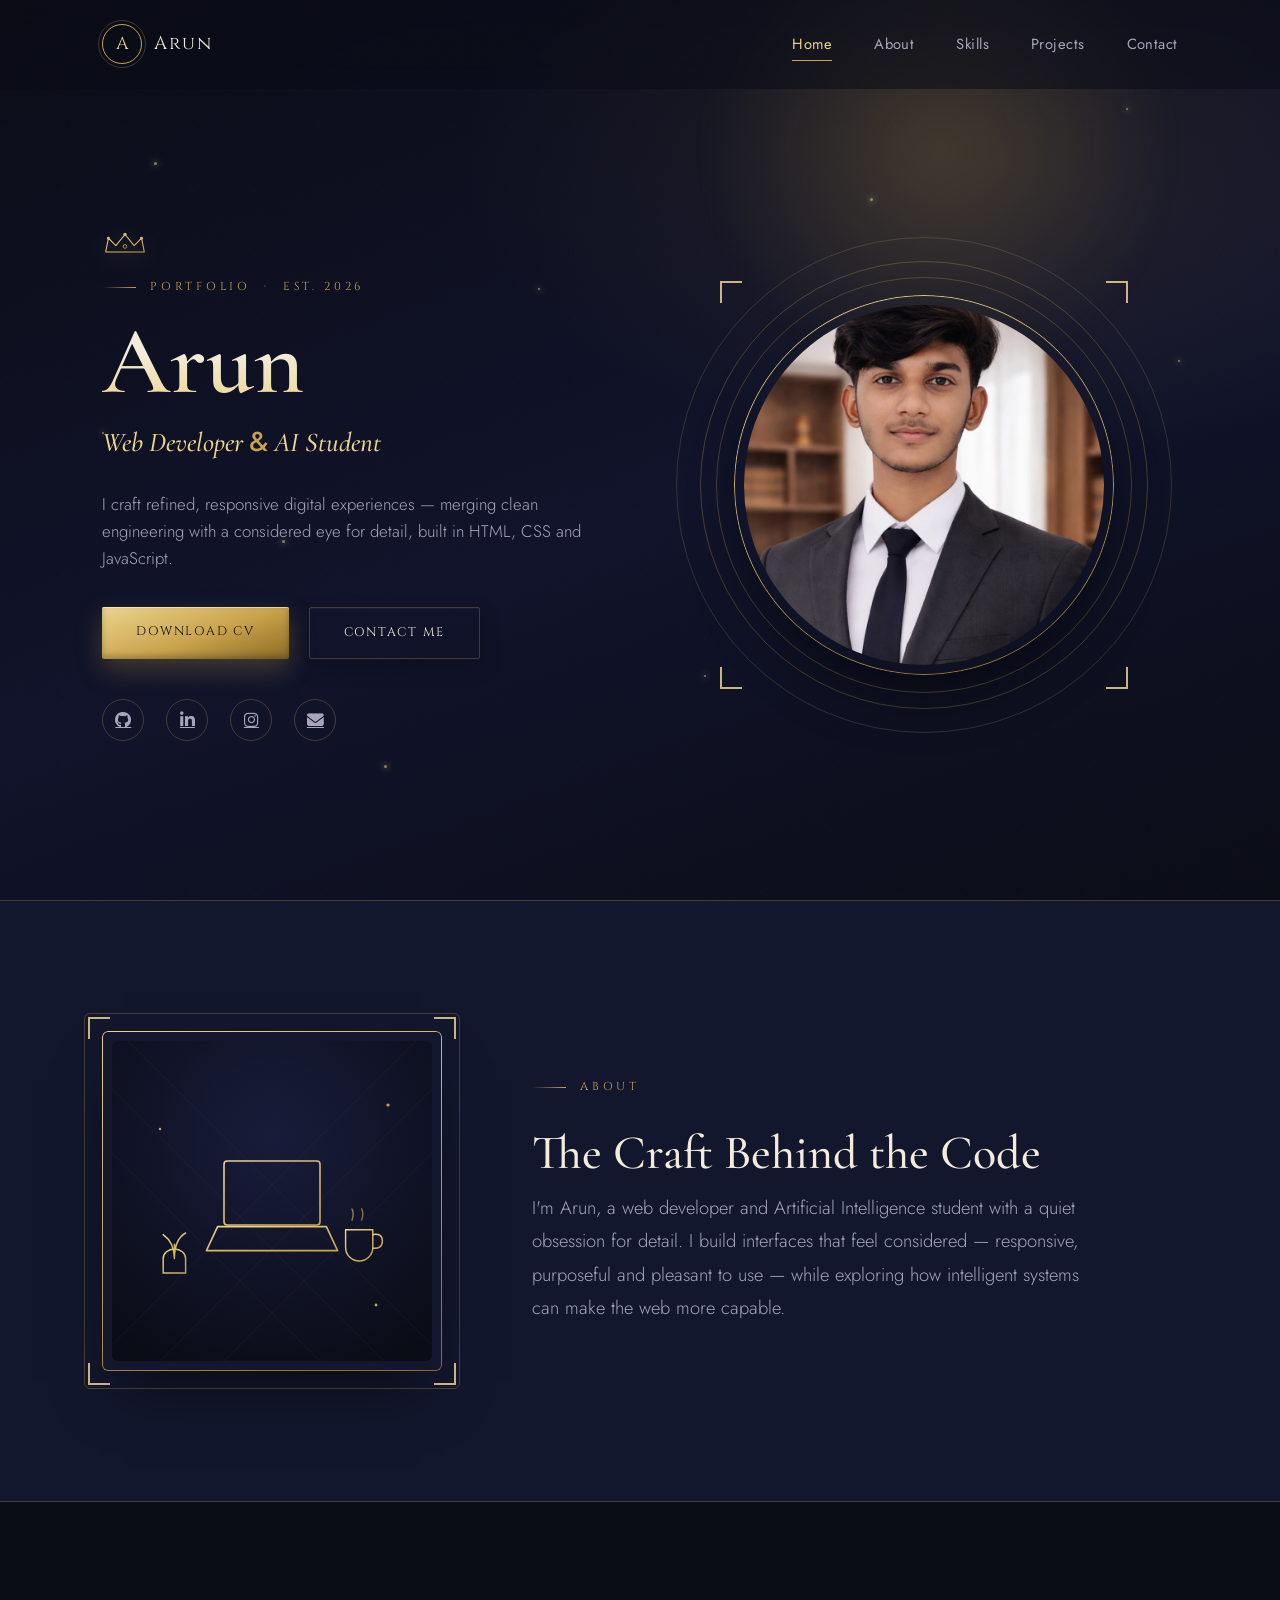
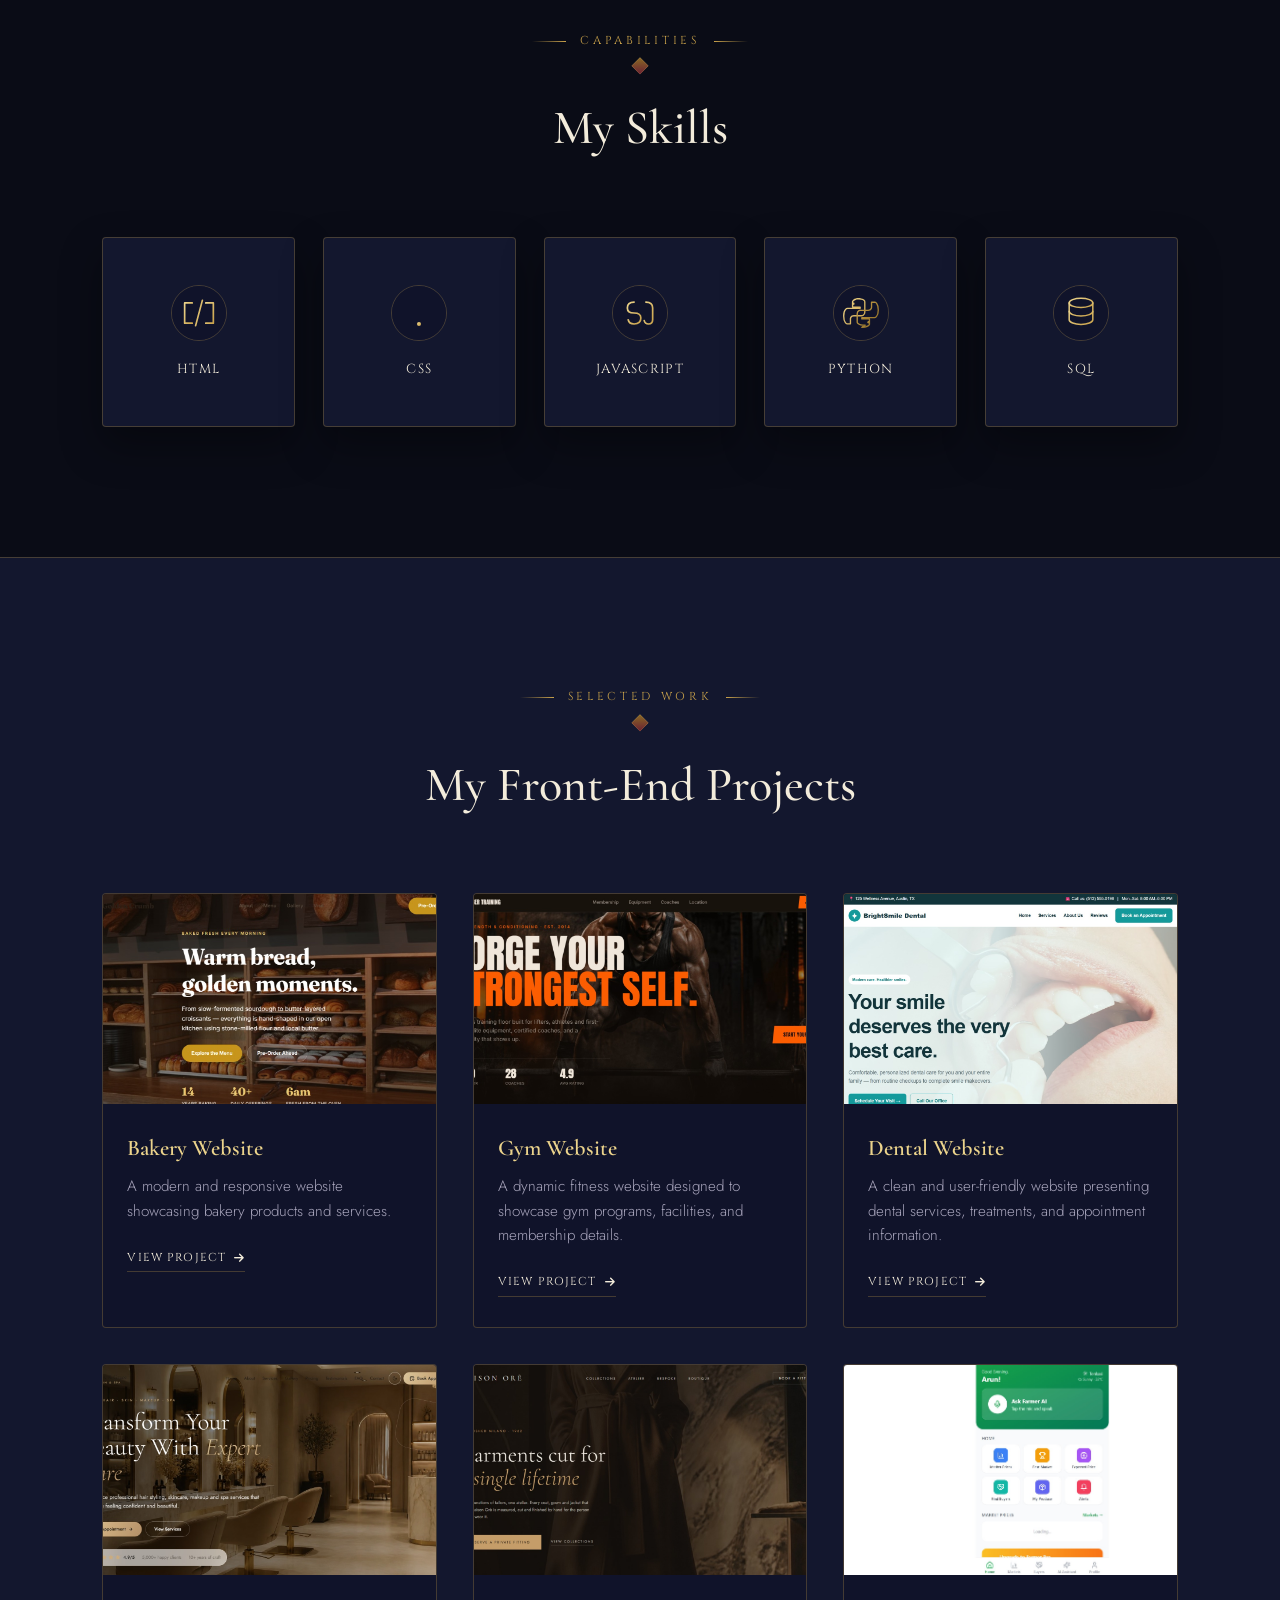
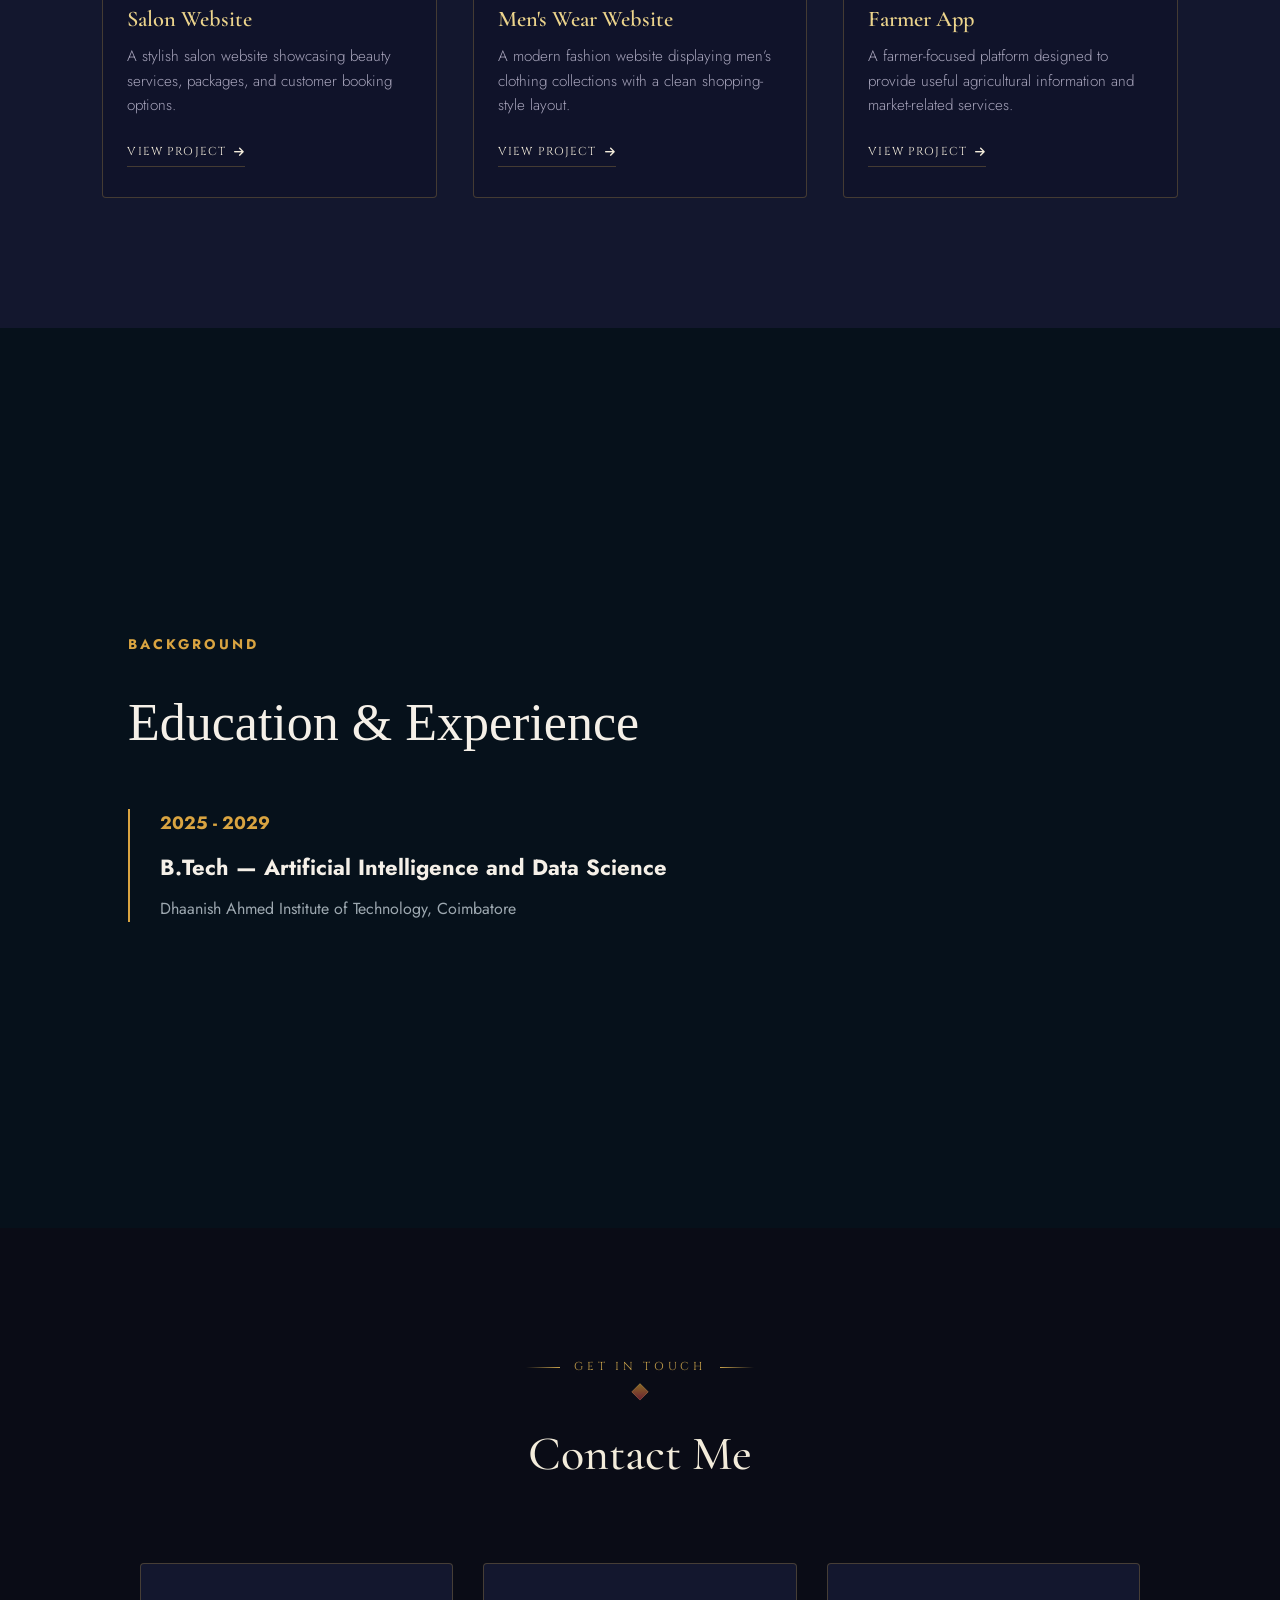
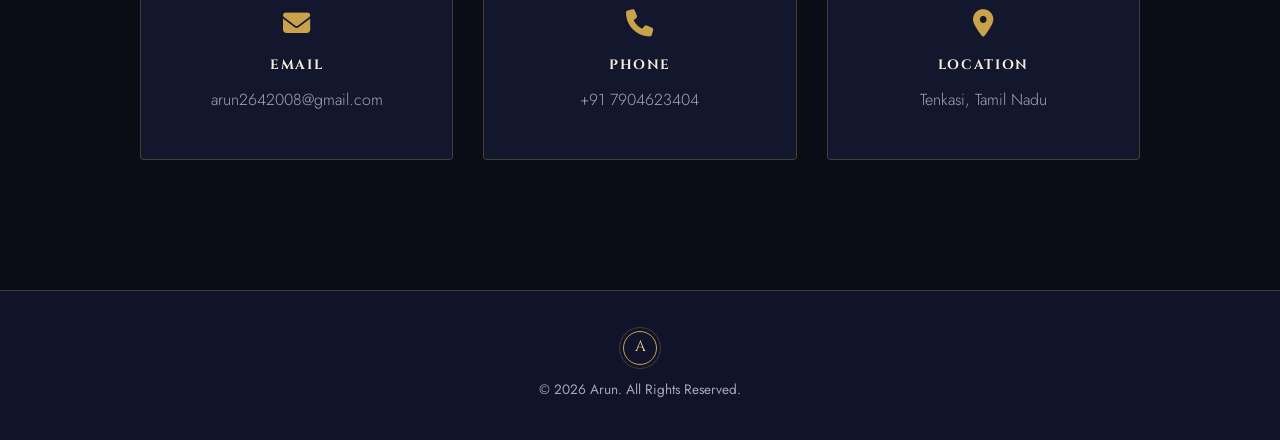
<file: index.html>
<!DOCTYPE html>
<html lang="en">
<head>
    <meta charset="UTF-8">
    <meta name="viewport" content="width=device-width, initial-scale=1.0">
    <title>Arun — Portfolio</title>

    <!-- Fonts: Cinzel for engraved/royal display, Cormorant Garamond for elegant headings, Jost for clean body -->
    <link rel="preconnect" href="https://fonts.googleapis.com">
    <link rel="preconnect" href="https://fonts.gstatic.com" crossorigin>
    <link href="https://fonts.googleapis.com/css2?family=Cinzel:wght@500;600;700&family=Cormorant+Garamond:ital,wght@0,400;0,500;0,600;1,500&family=Jost:wght@300;400;500;600&display=swap" rel="stylesheet">

    <!-- Icons -->
    <link rel="stylesheet" href="https://cdnjs.cloudflare.com/ajax/libs/font-awesome/6.5.1/css/all.min.css">

    <link rel="stylesheet" href="style.css">
</head>
<body>
    <!-- Ornamental noise/pattern layer -->
    <div class="grain"></div>

    <!-- Header -->
    <header id="siteHeader">
        <nav class="navbar">
            <a href="#home" class="logo">
                <span class="logo-badge">A</span>
                <span class="logo-word">Arun</span>
            </a>

            <ul class="nav-links" id="navLinks">
                <li><a href="#home" class="active">Home</a></li>
                <li><a href="#about">About</a></li>
                <li><a href="#skills">Skills</a></li>
                <li><a href="#projects">Projects</a></li>
                <li><a href="#contact">Contact</a></li>
            </ul>

            <button class="nav-toggle" id="navToggle" aria-label="Toggle navigation" aria-expanded="false">
                <span></span><span></span><span></span>
            </button>
        </nav>
    </header>

    <!-- Hero Section -->
    <section id="home" class="hero">
        <div class="hero-glow"></div>
        <div class="particles" aria-hidden="true">
            <span></span><span></span><span></span><span></span><span></span>
            <span></span><span></span><span></span><span></span><span></span>
        </div>

        <div class="hero-text hidden">
            <svg class="crown" viewBox="0 0 100 60" aria-hidden="true">
                <path d="M8 50 L14 20 L30 36 L50 12 L70 36 L86 20 L92 50 Z" fill="none" stroke="url(#crownGold)" stroke-width="2.4" stroke-linejoin="round" stroke-linecap="round"/>
                <line x1="8" y1="50" x2="92" y2="50" stroke="url(#crownGold)" stroke-width="2.4" stroke-linecap="round"/>
                <circle cx="14" cy="20" r="3.2" fill="url(#crownGold)"/>
                <circle cx="50" cy="12" r="3.6" fill="url(#crownGold)"/>
                <circle cx="86" cy="20" r="3.2" fill="url(#crownGold)"/>
                <circle cx="50" cy="38" r="4" fill="none" stroke="url(#crownGold)" stroke-width="1.6"/>
                <defs>
                    <linearGradient id="crownGold" x1="0" y1="0" x2="1" y2="1">
                        <stop offset="0" stop-color="#ecd48c"/>
                        <stop offset="1" stop-color="#c9a24b"/>
                    </linearGradient>
                </defs>
            </svg>

            <p class="eyebrow"><span class="line"></span>Portfolio&nbsp;&nbsp;·&nbsp;&nbsp;Est. 2026</p>
            <h1>Arun</h1>
            <h2 class="hero-role">Web Developer <span class="dot">&amp;</span> AI Student</h2>
            <p class="description">
                I craft refined, responsive digital experiences — merging clean
                engineering with a considered eye for detail, built in
                HTML, CSS and JavaScript.
            </p>

            <div class="buttons">
                <a href="#" class="btn primary">Download CV</a>
                <a href="#contact" class="btn secondary">Contact Me</a>
            </div>

            <div class="social-icons">
                <a href="https://github.com/arun2642008-as" aria-label="GitHub"><i class="fab fa-github"></i></a>
                <a href="https://www.linkedin.com/in/arun-arun-407001384?utm_source=share_via&utm_content=profile&utm_medium=member_android" aria-label="LinkedIn"><i class="fab fa-linkedin-in"></i></a>
                <a href="https://www.instagram.com/breezy.shade.46?igsh=MTJxOGM5am5wYTBpMw==" aria-label="Instagram"><i class="fab fa-instagram"></i></a>
                <a href="mailto:arun2642008@gmail.com" aria-label="Email"><i class="fas fa-envelope"></i></a>
            </div>
        </div>

        <div class="hero-image hidden">
            <div class="tilt-wrap" id="heroTilt">
                <div class="orbit-ring orbit-ring--1"></div>
                <div class="orbit-ring orbit-ring--2"></div>
                <div class="frame">
                    <span class="corner corner--tl"></span>
                    <span class="corner corner--tr"></span>
                    <span class="corner corner--bl"></span>
                    <span class="corner corner--br"></span>
                    <img src="images/total/arun img.jpeg" alt="Portrait">
                </div>
            </div>
        </div>
    </section>

    <!-- About -->
    <section id="about" class="about">
        <div class="about-image hidden">
            <div class="frame frame--sq tilt-sm" id="aboutTilt">
                <span class="corner corner--tl"></span>
                <span class="corner corner--tr"></span>
                <span class="corner corner--bl"></span>
                <span class="corner corner--br"></span>
                <img src="images/about-art.svg" alt="An illustrated workspace: laptop, code, coffee">
            </div>
        </div>
        <div class="about-text hidden">
            <p class="eyebrow"><span class="line"></span>About</p>
            <h2>The Craft Behind the Code</h2>
            <p>
                I'm Arun, a web developer and Artificial Intelligence student with a
                quiet obsession for detail. I build interfaces that feel considered
                — responsive, purposeful and pleasant to use — while exploring how
                intelligent systems can make the web more capable.
            </p>
        </div>
    </section>

    <!-- Skills -->
    <section id="skills" class="skills">
        <p class="eyebrow center"><span class="line"></span>Capabilities<span class="line"></span></p>
        <span class="gem" aria-hidden="true"></span>
        <h2>My Skills</h2>
        <div class="skill-container">
            <div class="skill-card hidden">
                <div class="skill-card-inner">
                    <div class="skill-face skill-face--front">
                        <div class="skill-icon"><img src="images/html.svg" alt="HTML"></div>
                        <span>HTML</span>
                    </div>
                    <div class="skill-face skill-face--back">
                        <span class="back-title">HTML</span>
                        <p>Semantic structure, built to last</p>
                    </div>
                </div>
            </div>
            <div class="skill-card hidden">
                <div class="skill-card-inner">
                    <div class="skill-face skill-face--front">
                        <div class="skill-icon"><img src="images/css.svg" alt="CSS"></div>
                        <span>CSS</span>
                    </div>
                    <div class="skill-face skill-face--back">
                        <span class="back-title">CSS</span>
                        <p>Layout &amp; polish with a considered eye</p>
                    </div>
                </div>
            </div>
            <div class="skill-card hidden">
                <div class="skill-card-inner">
                    <div class="skill-face skill-face--front">
                        <div class="skill-icon"><img src="images/js.svg" alt="JavaScript"></div>
                        <span>JavaScript</span>
                    </div>
                    <div class="skill-face skill-face--back">
                        <span class="back-title">JS</span>
                        <p>Interactivity that feels alive</p>
                    </div>
                </div>
            </div>
            <div class="skill-card hidden">
                <div class="skill-card-inner">
                    <div class="skill-face skill-face--front">
                        <div class="skill-icon"><img src="images/python.svg" alt="Python"></div>
                        <span>Python</span>
                    </div>
                    <div class="skill-face skill-face--back">
                        <span class="back-title">PY</span>
                        <p>Data, logic &amp; a touch of AI</p>
                    </div>
                </div>
            </div>
            <div class="skill-card hidden">
                <div class="skill-card-inner">
                    <div class="skill-face skill-face--front">
                        <div class="skill-icon"><img src="images/sql.svg" alt="SQL"></div>
                        <span>SQL</span>
                    </div>
                    <div class="skill-face skill-face--back">
                        <span class="back-title">SQL</span>
                        <p>Structured, queryable, dependable</p>
                    </div>
                </div>
            </div>
        </div>
    </section>

    <!-- Projects -->
    <section id="projects" class="projects">
        <p class="eyebrow center"><span class="line"></span>Selected Work<span class="line"></span></p>
        <span class="gem" aria-hidden="true"></span>
        <h2>My Front-End Projects</h2>

        <div class="project-container">
            <div class="project-card hidden tilt-card">
                <div class="project-img"><img src="images/Bakery.img" alt="Bakery Website"><span class="glare"></span></div>
                <div class="project-body">
                    <h3>Bakery Website</h3>
                    <p>A modern and responsive website showcasing bakery products and services.</p>
                    <a href="https://bakery-website-vc10.bolt.host">View Project <i class="fas fa-arrow-right"></i></a>
                </div>
            </div>

            <div class="project-card hidden tilt-card">
                <div class="project-img"><img src="images/Gym.img" alt="Gym Website"><span class="glare"></span></div>
                <div class="project-body">
                    <h3>Gym Website</h3>
                    <p>A dynamic fitness website designed to showcase gym programs, facilities, and membership details.</p>
                    <a href="https://embergym.lovable.app">View Project <i class="fas fa-arrow-right"></i></a>
                </div>
            </div>

            <div class="project-card hidden tilt-card">
                <div class="project-img"><img src="images/Dental.img" alt="Dental Website"><span class="glare"></span></div>
                <div class="project-body">
                    <h3>Dental Website</h3>
                    <p>A clean and user-friendly website presenting dental services, treatments, and appointment information.</p>
                    <a href="https://arun2642008-as.github.io/Dental/">View Project <i class="fas fa-arrow-right"></i></a>
                </div>
            </div>

            <div class="project-card hidden tilt-card">
                <div class="project-img"><img src="images/Salon.img" alt="Salon Website"><span class="glare"></span></div>
                <div class="project-body">
                    <h3>Salon Website</h3>
                    <p>A stylish salon website showcasing beauty services, packages, and customer booking options.</p>
                    <a href="https://glowanddrace.lovable.app">View Project <i class="fas fa-arrow-right"></i></a>
                </div>
            </div>

            <div class="project-card hidden tilt-card">
                <div class="project-img"><img src="images/Cloths.img" alt="Men's Wear Website"><span class="glare"></span></div>
                <div class="project-body">
                    <h3>Men's Wear Website</h3>
                    <p>A modern fashion website displaying men’s clothing collections with a clean shopping-style layout.</p>
                    <a href="https://haute-site-spark.lovable.app">View Project <i class="fas fa-arrow-right"></i></a>
                </div>
            </div>

            <div class="project-card hidden tilt-card">
                <div class="project-img"><img src="images/Farmerapp.img" alt="Farmer App"><span class="glare"></span></div>
                <div class="project-body">
                    <h3>Farmer App</h3>
                    <p>A farmer-focused platform designed to provide useful agricultural information and market-related services.</p>
                    <a href="https://farmconnect-ai-gmjc.bolt.host">View Project <i class="fas fa-arrow-right"></i></a>
                </div>
            </div>
        </div>
    </section>
    <!-- Education & Experience Section -->
<section id="education" class="education-section">

    <div class="section-label">BACKGROUND</div>

    <h2>Education & Experience</h2>

    <div class="education-content">
        <div class="education-item">
            <h3>2025 - 2029</h3>
            <h4>B.Tech — Artificial Intelligence and Data Science</h4>
            <p>
                Dhaanish Ahmed Institute of Technology, Coimbatore
            </p>
        </div>

        <!-- Add experience here later -->
        <!--
        <div class="experience-item">
            <h3>2026</h3>
            <h4>Data Analyst Intern</h4>
            <p>Company Name</p>
        </div>
        -->
    </div>

</section>

    <!-- Contact -->
    <section id="contact" class="contact">
        <p class="eyebrow center"><span class="line"></span>Get In Touch<span class="line"></span></p>
        <span class="gem" aria-hidden="true"></span>
        <h2>Contact Me</h2>

        <div class="contact-container">
            <div class="contact-box hidden">
                <i class="fas fa-envelope"></i>
                <h3>Email</h3>
                <p>arun2642008@gmail.com</p>
            </div>

            <div class="contact-box hidden">
                <i class="fas fa-phone"></i>
                <h3>Phone</h3>
                <p>+91 7904623404</p>
            </div>

            <div class="contact-box hidden">
                <i class="fas fa-map-marker-alt"></i>
                <h3>Location</h3>
                <p>Tenkasi, Tamil Nadu</p>
            </div>
        </div>
    </section>

    <!-- Footer -->
    <footer>
        <span class="logo-badge small">A</span>
        <p>© 2026 Arun. All Rights Reserved.</p>
    </footer>

    <script src="script.js"></script>
</body>
</html>
</file>
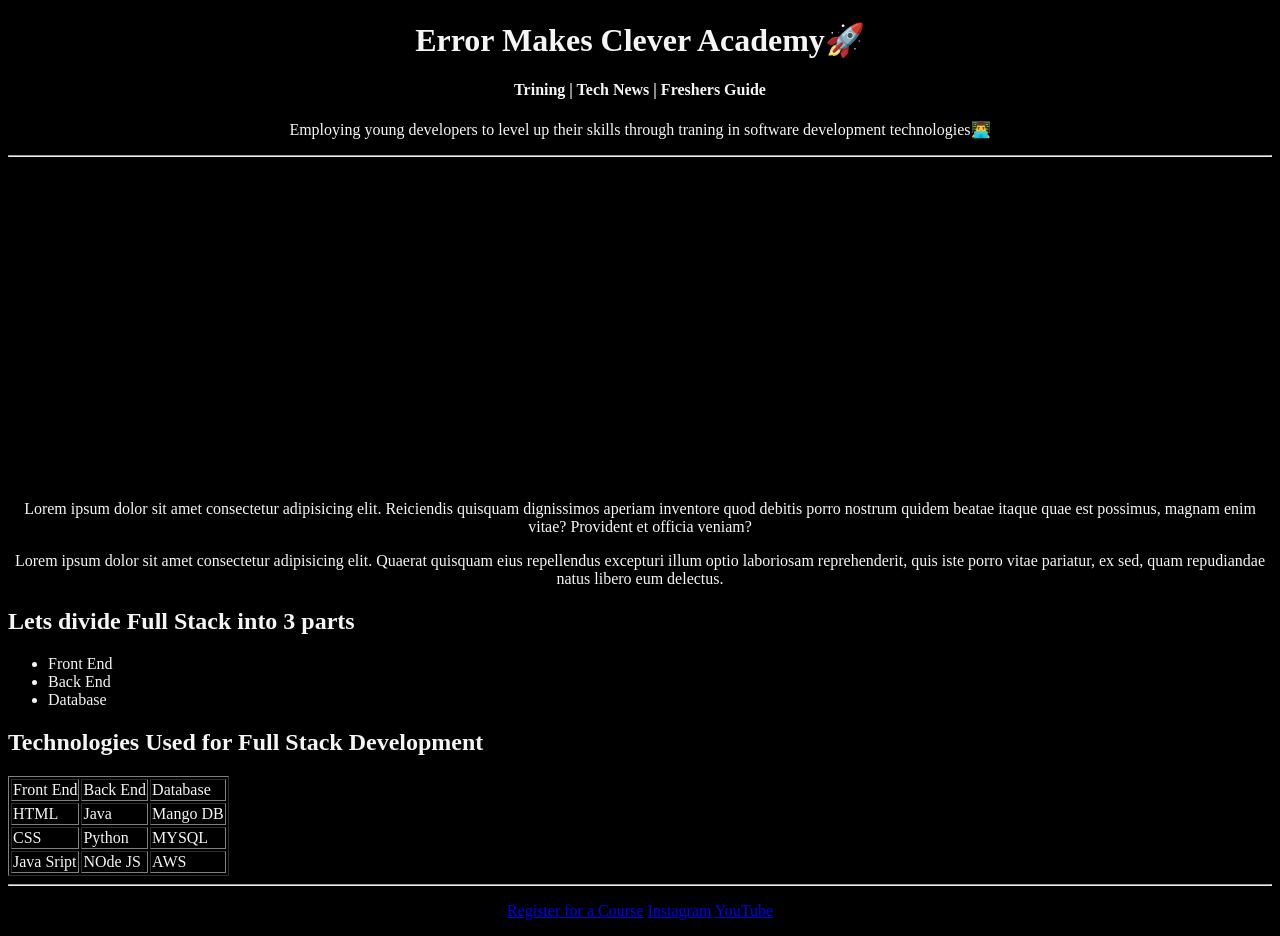
<file: images/total/1page.html>
<!DOCTYPE html>
<head>
   
    <title>EMC</title>
</head>

<body style="background-color: black; color: whitesmoke;">
    <center>
    <h1>Error Makes Clever Academy🚀</h1>
    <h4>Trining | Tech News | Freshers Guide</h4>
    <p>Employing young developers to level up their skills through traning in software development technologies👨‍💻</p>
    <hr>
    <iframe width="560" height="315" src="https://www.youtube.com/embed/5QzzeYHApV0?si=DXO3-IMuIvK_iryi" title="YouTube video player" frameborder="0" allow="accelerometer; autoplay; clipboard-write; encrypted-media; gyroscope; picture-in-picture; web-share" referrerpolicy="strict-origin-when-cross-origin" allowfullscreen></iframe>
    <p>Lorem ipsum dolor sit amet consectetur adipisicing elit. Reiciendis quisquam dignissimos aperiam inventore quod debitis porro nostrum quidem beatae itaque quae est possimus, magnam enim vitae? Provident et officia veniam?</p>
    <p>Lorem ipsum dolor sit amet consectetur adipisicing elit. Quaerat quisquam eius repellendus excepturi illum optio laboriosam reprehenderit, quis iste porro vitae pariatur, ex sed, quam repudiandae natus libero eum delectus.</p>
    </center>
    <h2>Lets divide Full Stack into 3 parts</h2>
    <ul>
        <li>Front End</li>
        <li>Back End</li>
        <li>Database</li>
    </ul>
    <h2>Technologies Used for Full Stack Development </h2>
    <table border="1">
        <tr>
            <td>Front End</td> <td>Back End</td> <td>Database</td>
        </tr>
        <tr>
            <td>HTML</td> <td>Java</td> <td>Mango DB</td>
        </tr>
        <tr>
            <td>CSS</td> <td>Python</td> <td>MYSQL</td>
        </tr>
        <tr>
            <td>Java Sript</td> <td>NOde JS</td> <td>AWS</td>
        </tr>
    </table>
    <hr>
    <p>
        <center>
        <a href="2page.html">Register for a Course</a> <a href="https://www.instagram.com/errormakesclever/">Instagram</a> <a href="https://www.youtube.com/@ErrorMakesClever">YouTube</a>
        </center>
    </p>

</body>
</html>
</file>
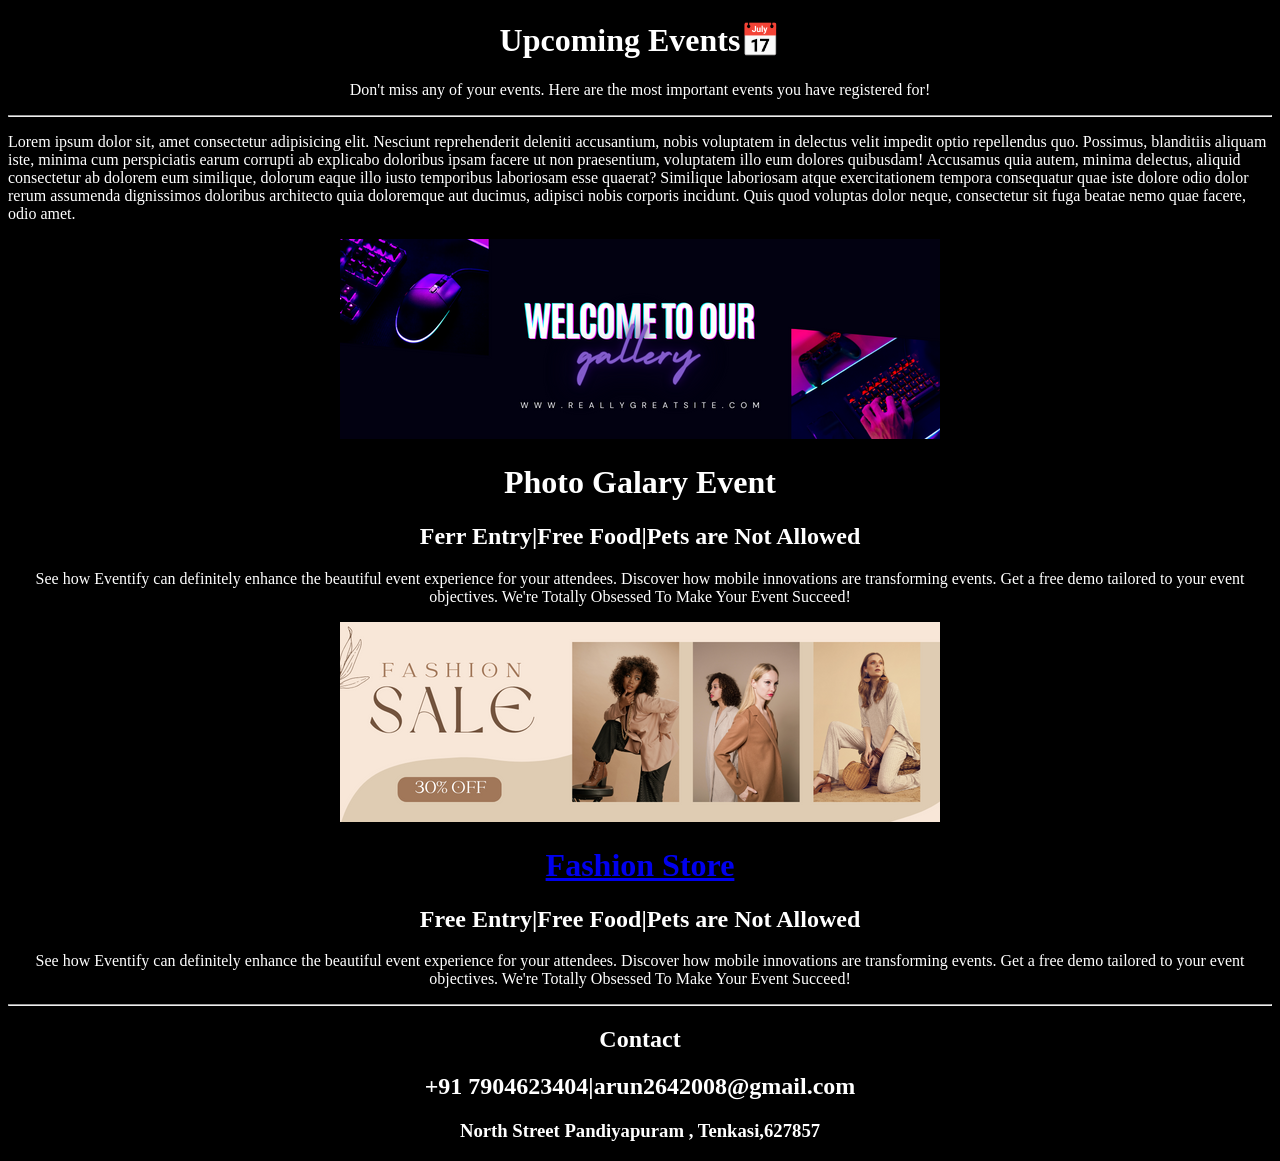
<file: images/total/1st project.html>
<!DOCTYPE html>
<html>
    <head>
        <title>Events</title>
        <link rel="icon"href="image.png">
    </head>

    <body bgcolor="black" style="color: white;">
         <center>
            <h1>Upcoming Events📅</h1>
            <p>Don't miss any of your events. Here are the most important events you have registered for!</p>
         </center>
         <hr>
         <p>
            Lorem ipsum dolor sit, amet consectetur adipisicing elit. Nesciunt reprehenderit deleniti accusantium, nobis voluptatem in delectus velit impedit optio repellendus quo. Possimus, blanditiis aliquam iste, minima cum perspiciatis earum corrupti ab explicabo doloribus ipsam facere ut non praesentium, voluptatem illo eum dolores quibusdam! Accusamus quia autem, minima delectus, aliquid consectetur ab dolorem eum similique, dolorum eaque illo iusto temporibus laboriosam esse quaerat? Similique laboriosam atque exercitationem tempora consequatur quae iste dolore odio dolor rerum assumenda dignissimos doloribus architecto quia doloremque aut ducimus, adipisci nobis corporis incidunt. Quis quod voluptas dolor neque, consectetur sit fuga beatae nemo quae facere, odio amet.
         </p>
         <center>
         <img src="html1 img/welcome.png">
         <h1>
            Photo Galary Event
         </h1>
         <h2>
            Ferr Entry|Free Food|Pets are Not Allowed
         </h2>
         <p>
            See how Eventify can definitely enhance the beautiful event experience for your attendees. Discover how mobile innovations are transforming events. Get a free demo tailored to your event objectives. We're Totally Obsessed To Make Your Event Succeed!
         </p>
         <img src="html1 img/sale.png">
         <h1>
            <a href="https://www.myntra.com/">Fashion Store</a>
         </h1>
         <h2>
            Free Entry|Free Food|Pets are Not Allowed
         </h2>
         <p>
            See how Eventify can definitely enhance the beautiful event experience for your attendees. Discover how mobile innovations are transforming events. Get a free demo tailored to your event objectives. We're Totally Obsessed To Make Your Event Succeed!
         </p>
         <hr>
         <h2>Contact</h2>
         <h2>+91 7904623404|arun2642008@gmail.com</h2>
         <h3>North Street Pandiyapuram , Tenkasi,627857</h3>
         </center>
    </body>    
    
</html>
</file>
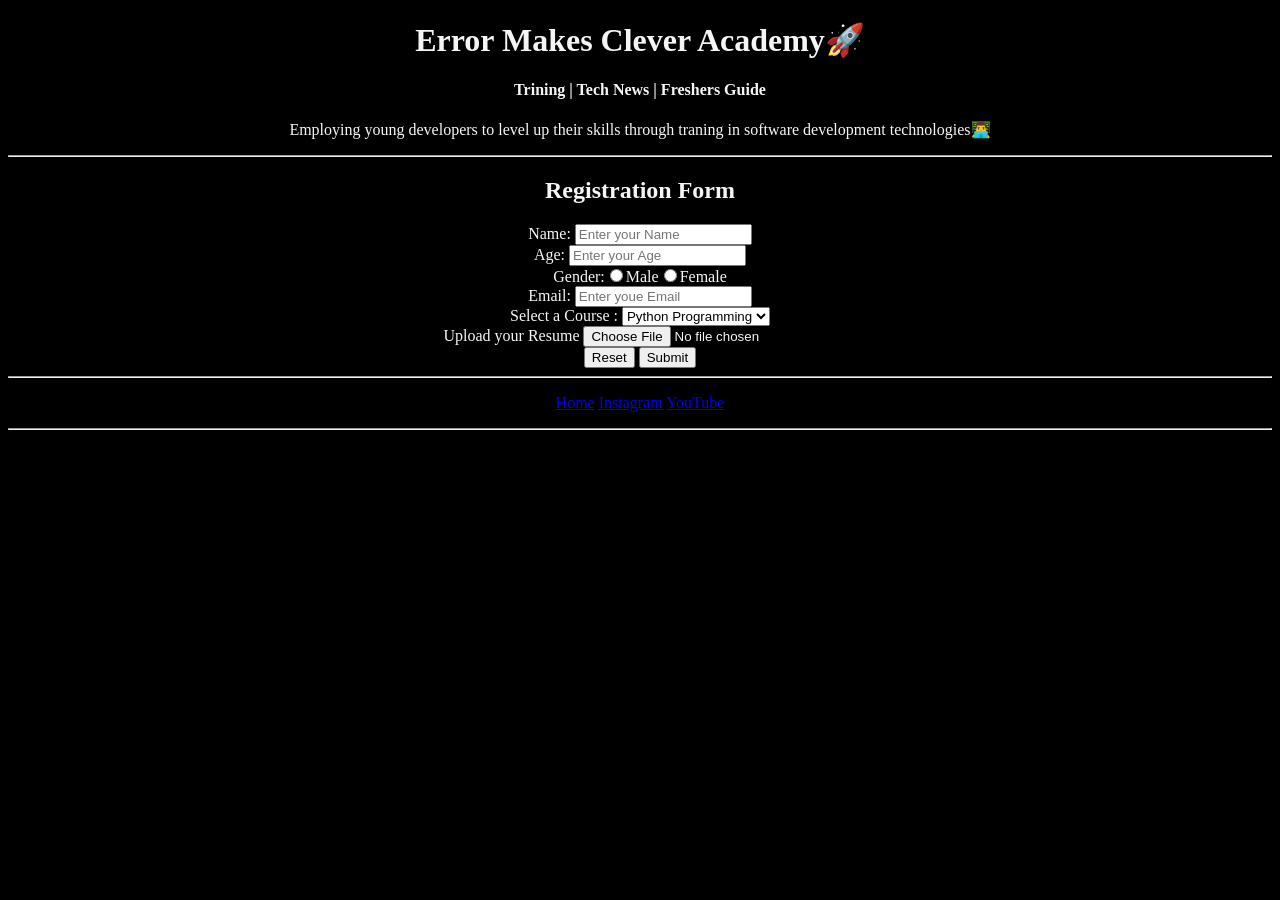
<file: images/total/2page.html>
<!DOCTYPE html>
<head>
   
    <title>2page</title>
</head>

<body style="background-color: black;color: whitesmoke;">
    <center>
    <h1>Error Makes Clever Academy🚀</h1>
    <h4>Trining | Tech News | Freshers Guide</h4>
    <p>Employing young developers to level up their skills through traning in software development technologies👨‍💻</p>
    <hr>
    <h2>Registration Form</h2>
    <form>
        <tablel>
            <tr>
                <td>Name:</td> <td><input type="text" placeholder="Enter your Name"></td><br>
            </tr>
            <tr>
                <td>Age:</td> <td><input type="text" placeholder="Enter your Age"></td><br>
            </tr>

            <tr>
                <td>Gender:</td><input type="radio" name="Gender">Male<input type="radio" name="Gender">Female<br>
            </tr>
            <tr>
                <td>Email:</td> <td><input type="email" placeholder="Enter youe Email"></td><br>
            </tr>
            <tr>
                <td>Select a Course :</td>
                <td>
                <select>
                    <option>Python Programming</option>
                    <option>Java</option>
                    <option>C++</option>
                </select>
                </td><br>
            </tr>
            <tr>
                <td>Upload your Resume</td>
                <td><input type="file"></td><br>
            </tr>
            <tr>
                <td><input type="reset"></td>
                <td><input type="submit"></td><br>
            </tr>
            <hr>
             <p>
        <center>
        <a href="1page.html">Home</a> <a href="https://www.instagram.com/errormakesclever/">Instagram</a> <a href="https://www.youtube.com/@ErrorMakesClever">YouTube</a>
        </center>
    </p>
    <hr>
        </tablel>
    </form>
    </center>
</body>
</file>
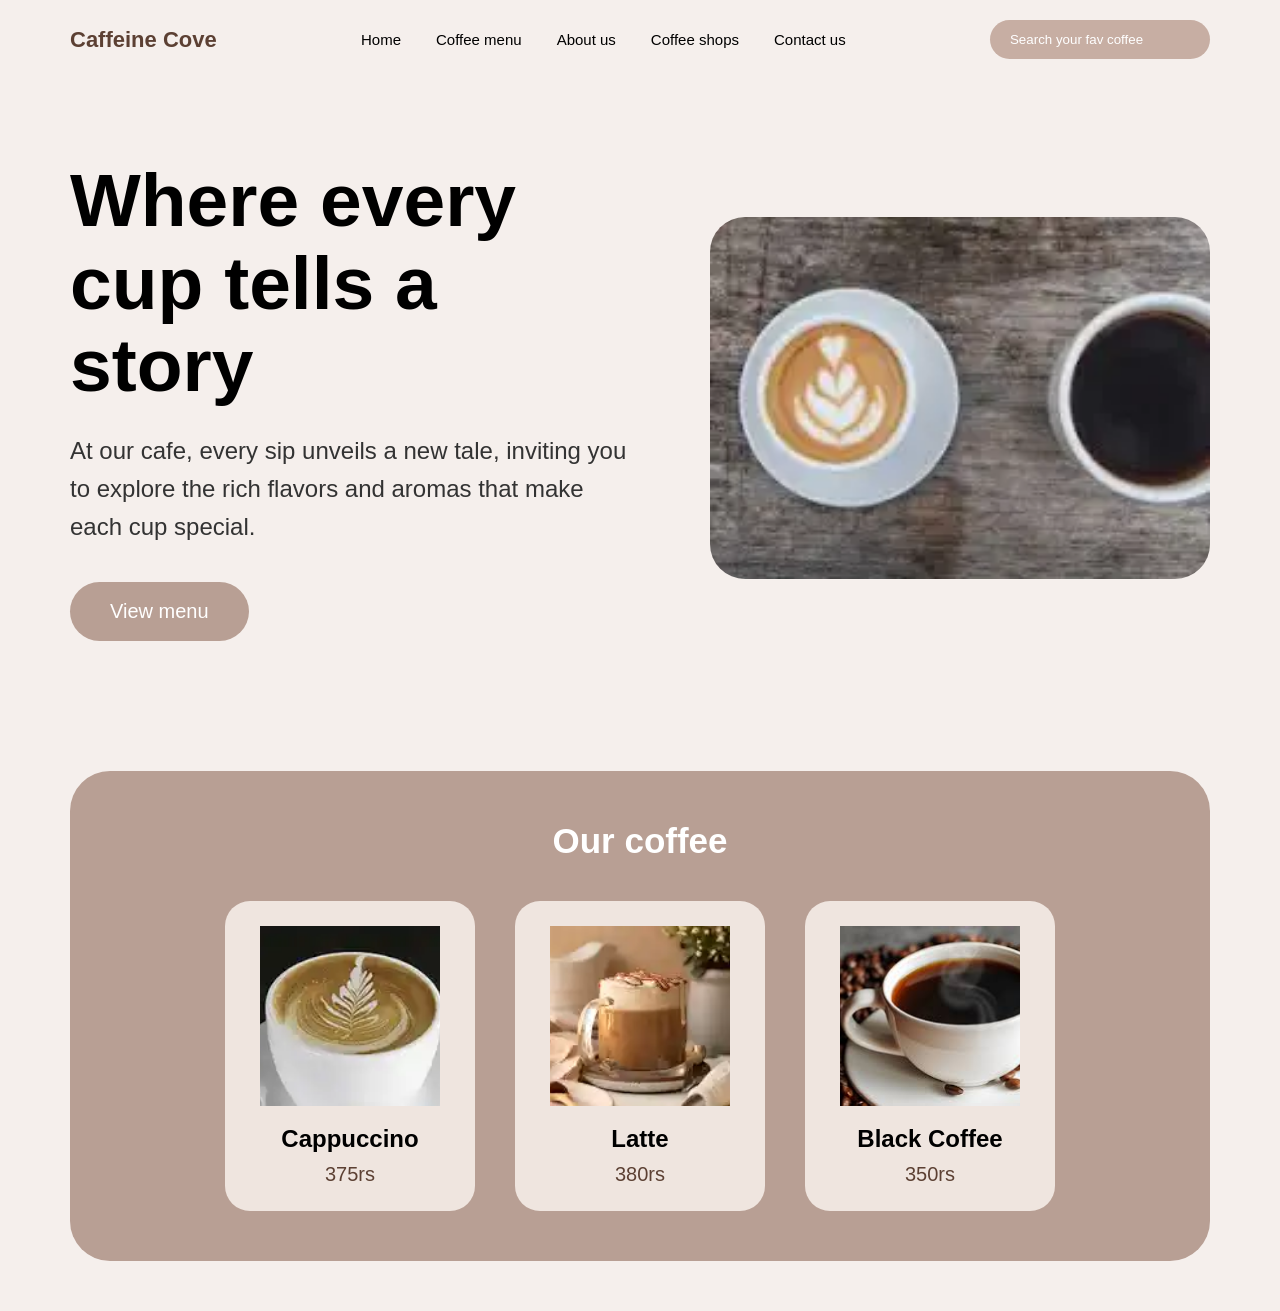
<file: images/total/coffee.html>
<!DOCTYPE html>
<html lang="en">
<head>
  <meta charset="UTF-8" />
  <meta name="viewport" content="width=device-width, initial-scale=1.0"/>
  <title>Caffeine Cove</title>

  <link rel="stylesheet" href="coffee.css">
</head>

<body>

  <!-- NAVBAR -->

  <header>
    <nav class="navbar">

      <div class="logo">
        <h2>Caffeine Cove</h2>
      </div>

      <ul class="nav-links">
        <li><a href="#">Home</a></li>
        <li><a href="#">Coffee menu</a></li>
        <li><a href="#">About us</a></li>
        <li><a href="#">Coffee shops</a></li>
        <li><a href="#">Contact us</a></li>
      </ul>

      <div class="search-box">
        <input type="text" placeholder="Search your fav coffee">
      </div>

    </nav>
  </header>



  <!-- HERO SECTION -->

  <section class="hero">

    <div class="hero-text">

      <h1>Where every cup tells a story</h1>

      <p>
        At our cafe, every sip unveils a new tale,
        inviting you to explore the rich flavors
        and aromas that make each cup special.
      </p>

      <button>View menu</button>

    </div>


    <div class="hero-image">

      <img src="coffee img/coffee 1.png" alt="Coffee">

    </div>

  </section>



  <!-- COFFEE SECTION -->

  <section class="coffee-section">

    <h2>Our coffee</h2>

    <div class="coffee-cards">

      <!-- CARD 1 -->

      <div class="card">

        <img src="coffee img/coffee 2.png" alt="Coffee 1">

        <h3>Cappuccino</h3>

        <p>375rs</p>

      </div>


      <!-- CARD 2 -->

      <div class="card">

        <img src="coffee img/coffee 3.png" alt="Coffee 2">

        <h3>Latte</h3>

        <p>380rs</p>

      </div>


      <!-- CARD 3 -->

      <div class="card">

        <img src="coffee img/coffee 4.png" alt="Coffee 3">

        <h3>Black Coffee</h3>

        <p>350rs</p>

      </div>

    </div>

  </section>

</body>
</html>
</file>
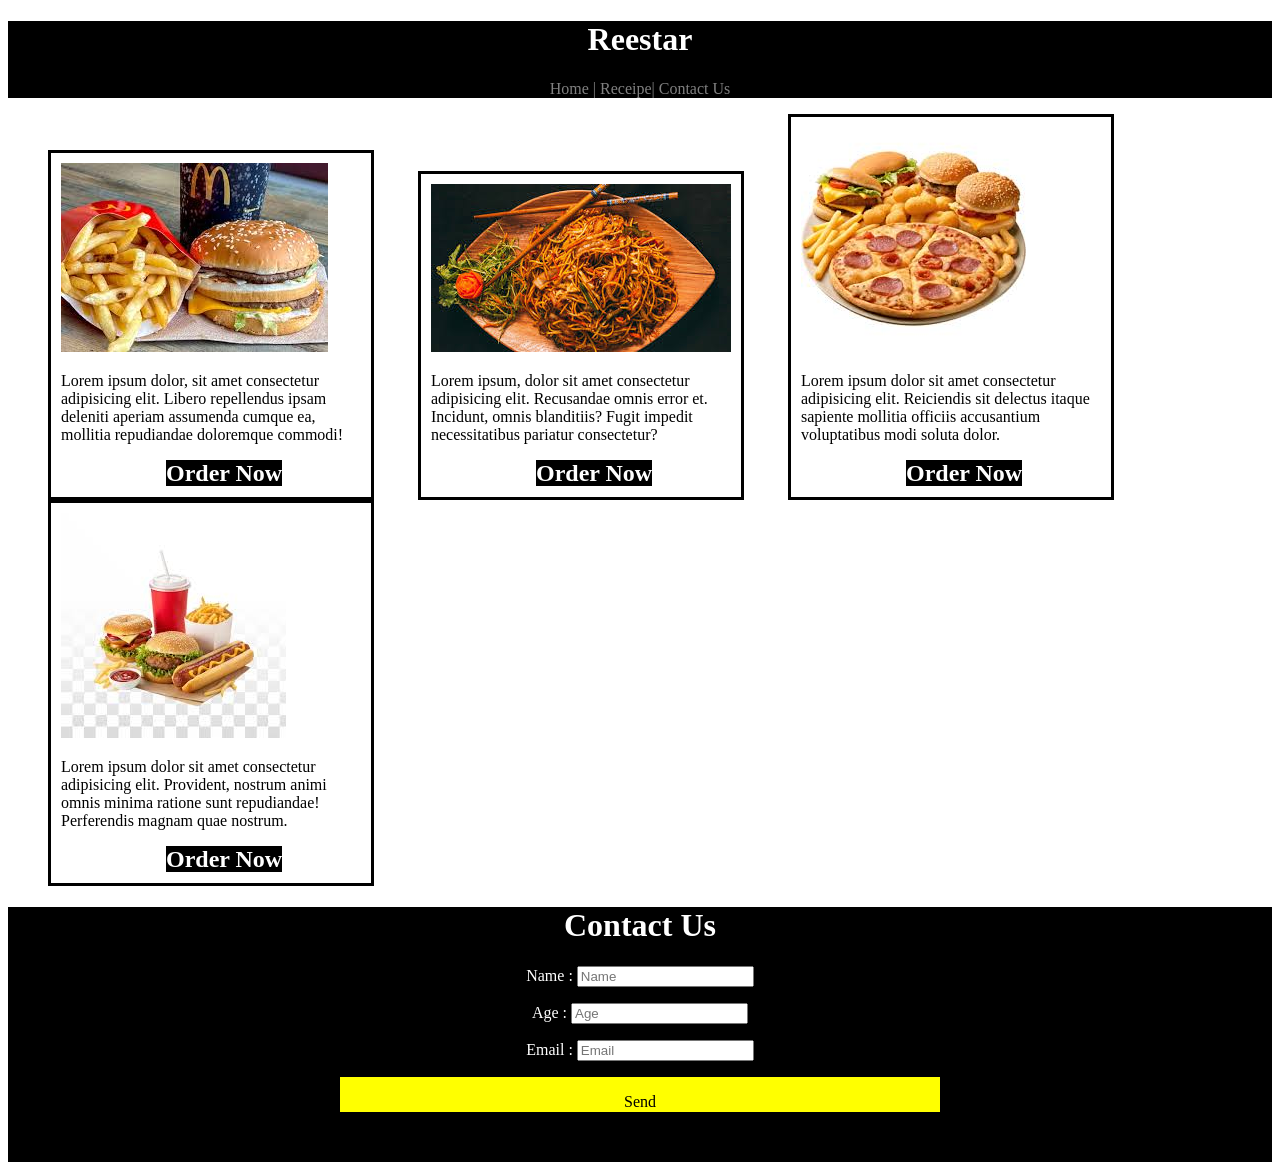
<file: images/total/food.html>
<!DOCTYPE html>
<html lang="en">
<head>
    <meta charset="UTF-8">
    <meta name="viewport" content="width=device-width, initial-scale=1.0">
    <title>Food Orders</title>
    <link rel="stylesheet" href="food.css"
</head>
<body>
    <div class="header">
        <h1>Reestar</h1>
        <div class="e">
        <p>Home | Receipe| Contact Us</p>
        </div>

    </div>
    <div class="items">
        <div class="box">
            <img src="food img/food1.png">
            <p>Lorem ipsum dolor, sit amet consectetur adipisicing elit. Libero repellendus ipsam deleniti aperiam assumenda cumque ea, mollitia repudiandae doloremque commodi! </p>
            <h2>Order Now</h2>
        </div>
       <div class="box">
        <img src="food img/food2.png">
        <p>Lorem ipsum, dolor sit amet consectetur adipisicing elit. Recusandae omnis error et. Incidunt, omnis blanditiis? Fugit impedit necessitatibus pariatur consectetur?</p>
         <h2>Order Now</h2>
       </div>
        
      
       <div class="box">
        <img src="food img/food3.png">
        <p>Lorem ipsum dolor sit amet consectetur adipisicing elit. Reiciendis sit delectus itaque sapiente mollitia officiis accusantium voluptatibus modi soluta dolor.</p>
         <h2>Order Now</h2>
       </div>
       <div class="box">
        <img src="food img/food4.png">
        <p>Lorem ipsum dolor sit amet consectetur adipisicing elit. Provident, nostrum animi omnis minima ratione sunt repudiandae! Perferendis magnam quae nostrum.</p>
         <h2>Order Now</h2>
       </div>
    </div>
    <div class="contact">
        <h1>Contact Us</h1>
        <p>Name : <input type="text" placeholder="Name"></p>
        <p>Age : <input type="number" placeholder="Age"></p>
        <p>Email : <input type="email" placeholder="Email"></p>
        <div class="a">
        <p>Send</p>
        </div>
      
    </div>
    

    
</body>
</html>
</file>
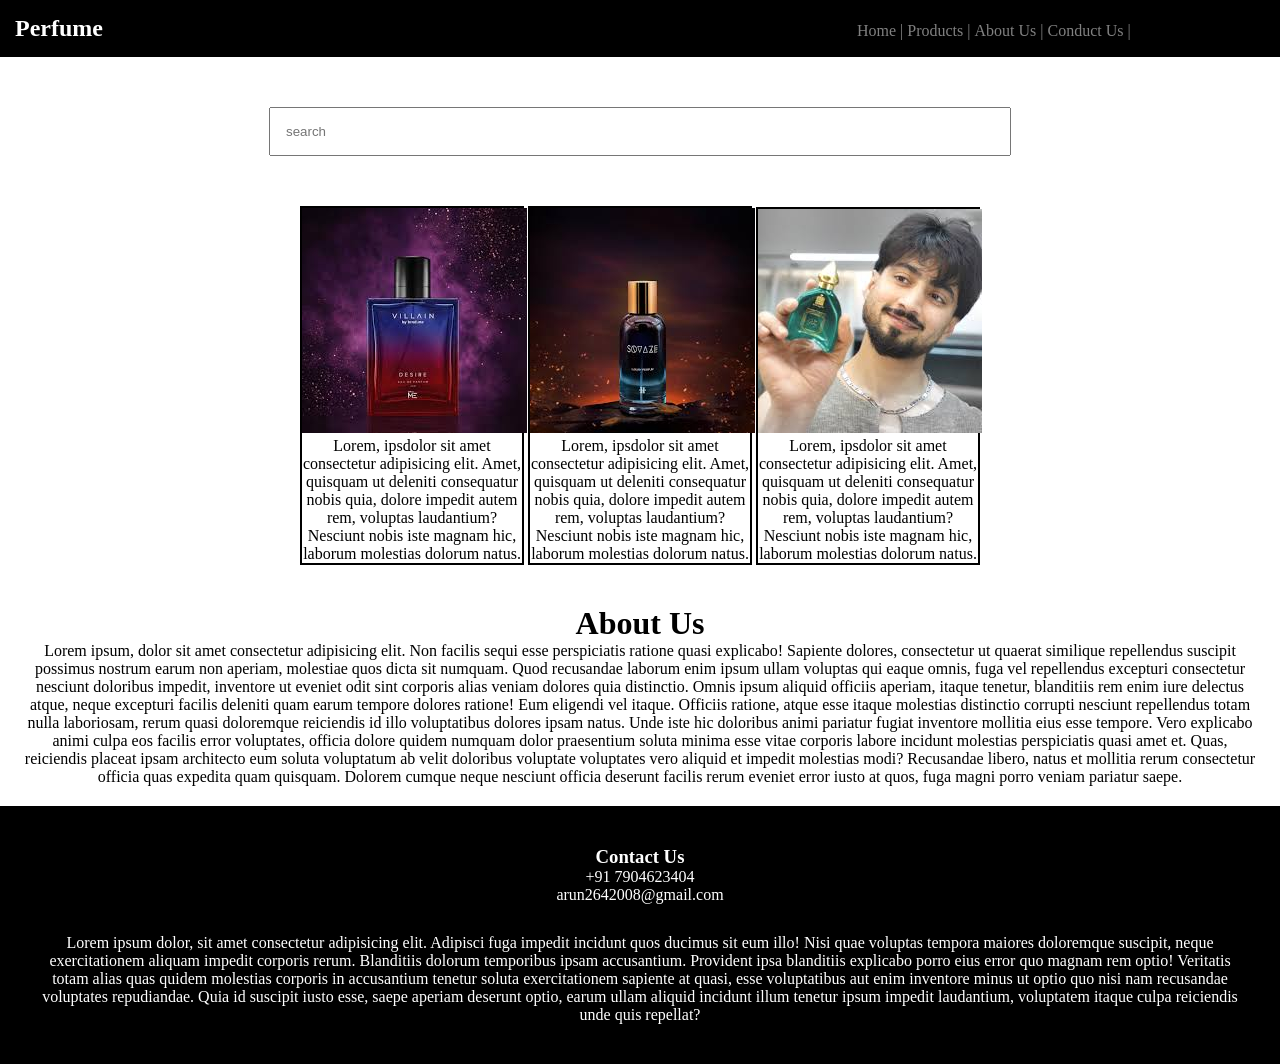
<file: images/total/perfume.html>
<!DOCTYPE html>
<html lang="en">
<head>
    <meta charset="UTF-8">
    <meta name="viewport" content="width=device-width, initial-scale=1.0">
    <title>Perfume</title>
    <link rel="stylesheet" href="perfume.css">
</head>
<body>
    <div class="header">
        <nav>
            <h1>Perfume</h1>
            <ul>
                <li>Home |</li>
                <li>Products |</li>
                <li>About Us |</li>
                <li>Conduct Us |</li>
            </ul>
        </nav>

    </div>
    <div class="searchbar">
        <center>
        <input placeholder="search">
        </center>

    </div>
    <div class="products">
        <center>
         <div class="box" >
            <img src="perfume img/per1.png">
            <p>Lorem, ipsdolor sit amet consectetur adipisicing elit. Amet, quisquam ut deleniti consequatur nobis quia, dolore impedit autem rem, voluptas laudantium? Nesciunt nobis iste magnam hic, laborum molestias dolorum natus.</p>
        </div>
        <div class="box" >
            <img src="perfume img/per2.png">
            <p>Lorem, ipsdolor sit amet consectetur adipisicing elit. Amet, quisquam ut deleniti consequatur nobis quia, dolore impedit autem rem, voluptas laudantium? Nesciunt nobis iste magnam hic, laborum molestias dolorum natus.</p>
        </div>
        <div class="box" >
            <img src="perfume img/per3.png">
            <p>Lorem, ipsdolor sit amet consectetur adipisicing elit. Amet, quisquam ut deleniti consequatur nobis quia, dolore impedit autem rem, voluptas laudantium? Nesciunt nobis iste magnam hic, laborum molestias dolorum natus.</p>
        </div>
        </center>        
    </div>
    <div class="about">
        <center>
        <h1>About Us</h1>
        <p>Lorem ipsum, dolor sit amet consectetur adipisicing elit. Non facilis sequi esse perspiciatis ratione quasi explicabo! Sapiente dolores, consectetur ut quaerat similique repellendus suscipit possimus nostrum earum non aperiam, molestiae quos dicta sit numquam. Quod recusandae laborum enim ipsum ullam voluptas qui eaque omnis, fuga vel repellendus excepturi consectetur nesciunt doloribus impedit, inventore ut eveniet odit sint corporis alias veniam dolores quia distinctio. Omnis ipsum aliquid officiis aperiam, itaque tenetur, blanditiis rem enim iure delectus atque, neque excepturi facilis deleniti quam earum tempore dolores ratione! Eum eligendi vel itaque. Officiis ratione, atque esse itaque molestias distinctio corrupti nesciunt repellendus totam nulla laboriosam, rerum quasi doloremque reiciendis id illo voluptatibus dolores ipsam natus. Unde iste hic doloribus animi pariatur fugiat inventore mollitia eius esse tempore. Vero explicabo animi culpa eos facilis error voluptates, officia dolore quidem numquam dolor praesentium soluta minima esse vitae corporis labore incidunt molestias perspiciatis quasi amet et. Quas, reiciendis placeat ipsam architecto eum soluta voluptatum ab velit doloribus voluptate voluptates vero aliquid et impedit molestias modi? Recusandae libero, natus et mollitia rerum consectetur officia quas expedita quam quisquam. Dolorem cumque neque nesciunt officia deserunt facilis rerum eveniet error iusto at quos, fuga magni porro veniam pariatur saepe.</p>
        </center>

    </div>
    <div class="contact">
        <center>
        <h3>Contact Us</h3>
        <p>+91 7904623404</p>
        <p>arun2642008@gmail.com</p>
        <p style="margin-top: 30px;10px">Lorem ipsum dolor, sit amet consectetur adipisicing elit. Adipisci fuga impedit incidunt quos ducimus sit eum illo! Nisi quae voluptas tempora maiores doloremque suscipit, neque exercitationem aliquam impedit corporis rerum. Blanditiis dolorum temporibus ipsam accusantium. Provident ipsa blanditiis explicabo porro eius error quo magnam rem optio! Veritatis totam alias quas quidem molestias corporis in accusantium tenetur soluta exercitationem sapiente at quasi, esse voluptatibus aut enim inventore minus ut optio quo nisi nam recusandae voluptates repudiandae. Quia id suscipit iusto esse, saepe aperiam deserunt optio, earum ullam aliquid incidunt illum tenetur ipsum impedit laudantium, voluptatem itaque culpa reiciendis unde quis repellat?</p>
        </center>
    </div>
    
</body>
</html>
</file>
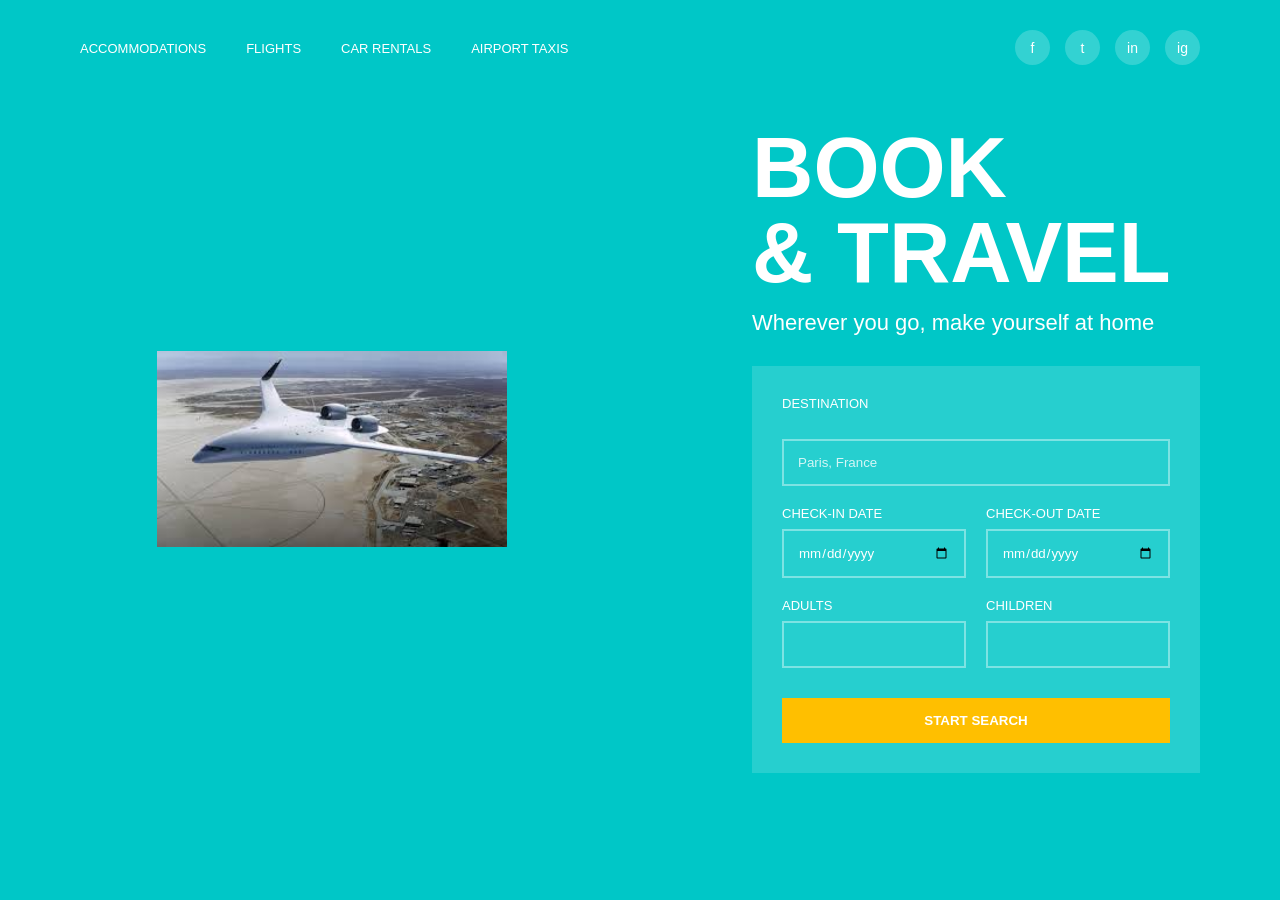
<file: images/total/travel.html>
<!DOCTYPE html>
<html lang="en">
<head>
    <meta charset="UTF-8">
    <meta name="viewport" content="width=device-width, initial-scale=1.0">
    <title>Travel Booking</title>

    <link rel="stylesheet" href="travel.css">
</head>

<body>
    <section class="main">

        <nav class="navbar">

            <ul class="nav-links">
                <li><a href="#">ACCOMMODATIONS</a></li>
                <li><a href="#">FLIGHTS</a></li>
                <li><a href="#">CAR RENTALS</a></li>
                <li><a href="#">AIRPORT TAXIS</a></li>
            </ul>


            <div class="social-icons">
                <a href="#">f</a>
                <a href="#">t</a>
                <a href="#">in</a>
                <a href="#">ig</a>
            </div>

        </nav>

        <div class="content">

            <!-- LEFT SIDE -->

            <div class="left">

                <img src="travel img/travel 1.png" alt="Plane">

            </div>

            <div class="right">

                <h1>
                    BOOK <br>
                    & TRAVEL
                </h1>

                <p>
                    Wherever you go, make yourself at home
                </p>

                <div class="booking-box">

                    <form>

                        <label>DESTINATION</label>
                        <input type="text" placeholder="Paris, France">


                        <div class="date-box">

                            <div>
                                <label>CHECK-IN DATE</label>
                                <input type="date">
                            </div>

                            <div>
                                <label>CHECK-OUT DATE</label>
                                <input type="date">
                            </div>

                        </div>



                        <div class="people-box">

                            <div>
                                <label>ADULTS</label>
                                <input type="number">
                            </div>

                            <div>
                                <label>CHILDREN</label>
                                <input type="number">
                            </div>

                        </div>


                        <button type="submit">
                            START SEARCH
                        </button>

                    </form>

                </div>

            </div>

        </div>

    </section>

</body>
</html>
</file>
<file: style.css>
/* ============================================================
   TOKENS
   Ink   #0a0c16 / #10132200 panel #12162a
   Gold  #c9a24b (core) #e8cf88 (light) #7a5f22 (deep)
   Wine  #5c1a2b (secondary accent, used sparingly)
   Ivory #f2ead9 (text) / Mist #a6a4b8 (muted text)
   ============================================================ */
:root {
    --ink: #0a0c16;
    --ink-2: #10132a;
    --panel: #13172e;
    --gold: #c9a24b;
    --gold-light: #ecd48c;
    --gold-deep: #8a6a24;
    --wine: #6a1f33;
    --ivory: #f3ecdb;
    --mist: #a7a4bb;
    --hairline: rgba(201, 162, 75, 0.28);
    --shadow: 0 20px 50px rgba(0, 0, 0, 0.45);
    --serif: 'Cormorant Garamond', serif;
    --engraved: 'Cinzel', serif;
    --sans: 'Jost', sans-serif;
}

* {
    margin: 0;
    padding: 0;
    box-sizing: border-box;
    font-family: var(--sans);
    scroll-behavior: smooth;
}

html { scroll-padding-top: 90px; }

body {
    background: var(--ink);
    color: var(--ivory);
    line-height: 1.6;
    overflow-x: hidden;
}

/* Subtle film-grain / texture overlay for a tactile, premium finish */
.grain {
    position: fixed;
    inset: 0;
    pointer-events: none;
    z-index: 2000;
    opacity: 0.035;
    background-image: url("data:image/svg+xml,%3Csvg xmlns='http://www.w3.org/2000/svg' width='120' height='120'%3E%3Cfilter id='n'%3E%3CfeTurbulence type='fractalNoise' baseFrequency='0.9' numOctaves='2' stitchTiles='stitch'/%3E%3C/filter%3E%3Crect width='100%25' height='100%25' filter='url(%23n)'/%3E%3C/svg%3E");
    mix-blend-mode: overlay;
}

::selection { background: var(--gold); color: var(--ink); }

a { color: inherit; }
img { display: block; max-width: 100%; }

/* Eyebrow labels — engraved, letter-spaced, gold hairline flanks */
.eyebrow {
    display: flex;
    align-items: center;
    gap: 14px;
    font-family: var(--engraved);
    font-size: 0.72rem;
    letter-spacing: 0.32em;
    text-transform: uppercase;
    color: var(--gold);
    margin-bottom: 18px;
}

.eyebrow.center { justify-content: center; margin-bottom: 10px; }

.eyebrow .line {
    width: 34px;
    height: 1px;
    background: linear-gradient(90deg, transparent, var(--gold));
}

.eyebrow.center .line:last-child {
    background: linear-gradient(90deg, var(--gold), transparent);
}

/* Faceted gem — a small rotating diamond that flickers between two gold
   tones as it turns in 3D, used as a punctuation mark above centered headings */
.gem {
    display: block;
    width: 12px;
    height: 12px;
    margin: 0 auto 18px;
    perspective: 200px;
    transform-style: preserve-3d;
    position: relative;
}

.gem::before,
.gem::after {
    content: '';
    position: absolute;
    inset: 0;
    transform: rotate(45deg);
    backface-visibility: hidden;
}

.gem::before {
    background: linear-gradient(135deg, var(--gold-light), var(--gold));
    animation: gem-spin 5s linear infinite;
}

.gem::after {
    background: linear-gradient(135deg, var(--gold-deep), var(--wine));
    animation: gem-spin 5s linear infinite;
    animation-delay: -2.5s;
}

@keyframes gem-spin {
    0%   { transform: rotate(45deg) rotateY(0deg); }
    100% { transform: rotate(45deg) rotateY(360deg); }
}

/* ============================================================
   HEADER
   ============================================================ */
header {
    width: 100%;
    position: fixed;
    top: 0;
    left: 0;
    padding: 24px 8%;
    background: rgba(10, 12, 22, 0.55);
    backdrop-filter: blur(14px);
    -webkit-backdrop-filter: blur(14px);
    border-bottom: 1px solid transparent;
    z-index: 1000;
    transition: 0.35s ease;
}

header.sticky {
    padding: 15px 8%;
    background: rgba(10, 12, 22, 0.85);
    border-bottom: 1px solid var(--hairline);
    box-shadow: 0 10px 30px rgba(0,0,0,0.35);
}

.navbar {
    display: flex;
    justify-content: space-between;
    align-items: center;
}

.logo {
    display: flex;
    align-items: center;
    gap: 12px;
    text-decoration: none;
}

.logo-badge {
    width: 40px;
    height: 40px;
    border: 1px solid var(--gold);
    border-radius: 50%;
    display: flex;
    align-items: center;
    justify-content: center;
    font-family: var(--engraved);
    font-size: 1.1rem;
    color: var(--gold-light);
    position: relative;
}

.logo-badge::before {
    content: '';
    position: absolute;
    inset: -5px;
    border: 1px solid var(--hairline);
    border-radius: 50%;
}

.logo-badge.small {
    display: inline-flex;
    margin-bottom: 14px;
    width: 34px;
    height: 34px;
    font-size: 0.95rem;
}

.logo-word {
    font-family: var(--engraved);
    font-size: 1.15rem;
    letter-spacing: 0.08em;
    color: var(--ivory);
}

.nav-links {
    display: flex;
    list-style: none;
    gap: 42px;
}

.nav-links a {
    text-decoration: none;
    color: var(--mist);
    font-size: 0.92rem;
    letter-spacing: 0.03em;
    transition: 0.3s;
    position: relative;
    padding-bottom: 4px;
}

.nav-links a:hover,
.nav-links a.active {
    color: var(--gold-light);
}

.nav-links a::after {
    content: '';
    width: 0;
    height: 1px;
    background: var(--gold);
    position: absolute;
    left: 0;
    bottom: -2px;
    transition: 0.3s;
}

.nav-links a:hover::after,
.nav-links a.active::after {
    width: 100%;
}

.nav-toggle {
    display: none;
    flex-direction: column;
    gap: 5px;
    background: none;
    border: none;
    cursor: pointer;
    padding: 6px;
}

.nav-toggle span {
    width: 24px;
    height: 1.5px;
    background: var(--gold-light);
    transition: 0.3s;
}

.nav-toggle.open span:nth-child(1) { transform: translateY(6.5px) rotate(45deg); }
.nav-toggle.open span:nth-child(2) { opacity: 0; }
.nav-toggle.open span:nth-child(3) { transform: translateY(-6.5px) rotate(-45deg); }

/* ============================================================
   HERO
   ============================================================ */
.hero {
    position: relative;
    min-height: 100vh;
    background:
        radial-gradient(ellipse 900px 500px at 78% 18%, rgba(201,162,75,0.10), transparent 60%),
        linear-gradient(160deg, #0a0c16 0%, #10132a 55%, #0a0c16 100%);
    display: flex;
    align-items: center;
    justify-content: space-between;
    padding: 150px 8% 80px;
    gap: 60px;
    overflow: hidden;
}

.hero::before {
    /* faint diamond lattice — royal damask cue, kept very quiet */
    content: '';
    position: absolute;
    inset: 0;
    background-image:
        linear-gradient(45deg, var(--hairline) 1px, transparent 1px),
        linear-gradient(-45deg, var(--hairline) 1px, transparent 1px);
    background-size: 64px 64px;
    opacity: 0.15;
    pointer-events: none;
}

.hero-glow {
    position: absolute;
    top: -10%;
    right: 8%;
    width: 480px;
    height: 480px;
    background: radial-gradient(circle, rgba(201,162,75,0.20), transparent 70%);
    filter: blur(10px);
    pointer-events: none;
}

/* Floating gold motes drifting behind the hero content for depth */
.particles {
    position: absolute;
    inset: 0;
    pointer-events: none;
    z-index: 1;
}

.particles span {
    position: absolute;
    width: 3px;
    height: 3px;
    border-radius: 50%;
    background: var(--gold-light);
    box-shadow: 0 0 6px 1px rgba(236, 212, 140, 0.6);
    opacity: 0.55;
    animation: drift 9s ease-in-out infinite;
}

.particles span:nth-child(1)  { top: 18%; left: 12%; animation-delay: 0s;   }
.particles span:nth-child(2)  { top: 32%; left: 42%; animation-delay: -1.2s; width: 2px; height: 2px; }
.particles span:nth-child(3)  { top: 60%; left: 22%; animation-delay: -2.4s; }
.particles span:nth-child(4)  { top: 75%; left: 55%; animation-delay: -3.6s; width: 2px; height: 2px; }
.particles span:nth-child(5)  { top: 22%; left: 68%; animation-delay: -4.8s; }
.particles span:nth-child(6)  { top: 48%; left: 8%;  animation-delay: -6s;  width: 2px; height: 2px; }
.particles span:nth-child(7)  { top: 85%; left: 30%; animation-delay: -1.8s; }
.particles span:nth-child(8)  { top: 12%; left: 88%; animation-delay: -3s;  width: 2px; height: 2px; }
.particles span:nth-child(9)  { top: 65%; left: 76%; animation-delay: -5.2s; }
.particles span:nth-child(10) { top: 40%; left: 92%; animation-delay: -7s;  width: 2px; height: 2px; }

@keyframes drift {
    0%, 100% { transform: translateY(0) translateX(0); opacity: 0.35; }
    50%      { transform: translateY(-26px) translateX(8px); opacity: 0.85; }
}

@media (prefers-reduced-motion: reduce) {
    .particles span { animation: none; }
}

.hero-text { flex: 1; position: relative; z-index: 2; max-width: 620px; }

.crown {
    width: 46px;
    height: auto;
    margin-bottom: 14px;
    animation: crown-float 4.5s ease-in-out infinite;
    filter: drop-shadow(0 6px 10px rgba(201, 162, 75, 0.35));
}

@keyframes crown-float {
    0%, 100% { transform: translateY(0) rotate(0deg); }
    50%      { transform: translateY(-6px) rotate(-2deg); }
}

.hero-text h1 {
    font-family: var(--serif);
    font-weight: 600;
    font-size: 6rem;
    line-height: 1;
    color: var(--ivory);
    background: linear-gradient(180deg, var(--ivory) 40%, var(--gold-light) 100%);
    -webkit-background-clip: text;
    background-clip: text;
    -webkit-text-fill-color: transparent;
}

.hero-role {
    font-family: var(--serif);
    font-style: italic;
    font-weight: 500;
    font-size: 1.7rem;
    color: var(--gold-light);
    margin: 10px 0 26px;
}

.hero-role .dot { color: var(--gold); font-style: normal; }

.description {
    font-size: 1.05rem;
    font-weight: 300;
    color: var(--mist);
    max-width: 500px;
    margin-bottom: 36px;
}

.buttons {
    display: flex;
    gap: 20px;
    margin-bottom: 40px;
}

.btn {
    padding: 15px 34px;
    border-radius: 2px;
    text-decoration: none;
    font-family: var(--engraved);
    font-size: 0.78rem;
    letter-spacing: 0.14em;
    text-transform: uppercase;
    transition: 0.35s ease;
    display: inline-block;
    position: relative;
}

.primary {
    background: linear-gradient(160deg, var(--gold-light), var(--gold) 55%, var(--gold-deep));
    color: var(--ink);
    box-shadow:
        0 10px 26px rgba(201,162,75,0.28),
        inset 0 1px 0 rgba(255,255,255,0.55),
        inset 0 -3px 6px rgba(0,0,0,0.25);
}

.primary:hover {
    transform: translateY(-3px);
    box-shadow:
        0 18px 34px rgba(201,162,75,0.4),
        inset 0 1px 0 rgba(255,255,255,0.6),
        inset 0 -3px 6px rgba(0,0,0,0.25);
}

.primary:active {
    transform: translateY(0);
    box-shadow:
        0 4px 10px rgba(201,162,75,0.3),
        inset 0 2px 5px rgba(0,0,0,0.35);
}

.secondary {
    border: 1px solid var(--hairline);
    color: var(--ivory);
    box-shadow: inset 0 1px 0 rgba(255,255,255,0.04), 0 8px 20px rgba(0,0,0,0.25);
}

.secondary:hover {
    border-color: var(--gold);
    background: rgba(201,162,75,0.08);
    transform: translateY(-3px);
}

.secondary:active { transform: translateY(0); }

.social-icons {
    display: flex;
    gap: 22px;
}

.social-icons a {
    width: 42px;
    height: 42px;
    display: flex;
    align-items: center;
    justify-content: center;
    border: 1px solid var(--hairline);
    border-radius: 50%;
    color: var(--mist);
    font-size: 1.05rem;
    transition: 0.3s;
}

.social-icons a:hover {
    color: var(--ink);
    background: var(--gold-light);
    border-color: var(--gold-light);
    transform: translateY(-4px);
}

.hero-image {
    flex: 1;
    display: flex;
    justify-content: center;
    position: relative;
    z-index: 2;
}

/* Signature element: an ornamental gold "frame" — hairline ring plus
   floating corner brackets, echoed for every portrait/photo on the page.
   .tilt-wrap gives the portrait real depth: it tilts toward the cursor
   (set via JS custom properties --rx/--ry) while a pair of halo rings
   orbit around it in true 3D, like a coronation aureole. */
.tilt-wrap {
    --rx: 0deg;
    --ry: 0deg;
    position: relative;
    perspective: 900px;
}

.orbit-ring {
    position: absolute;
    inset: -34px;
    border: 1px solid var(--gold);
    border-radius: 50%;
    opacity: 0.3;
    transform-style: preserve-3d;
    animation: orbit-spin 16s linear infinite;
    pointer-events: none;
}

.orbit-ring--2 {
    inset: -58px;
    opacity: 0.16;
    border-color: var(--gold-light);
    animation-duration: 24s;
    animation-direction: reverse;
}

@keyframes orbit-spin {
    from { transform: rotateX(72deg) rotateZ(0deg); }
    to   { transform: rotateX(72deg) rotateZ(360deg); }
}

.frame {
    position: relative;
    width: 380px;
    height: 380px;
    border-radius: 50%;
    padding: 10px;
    transform: rotateX(var(--rx, 0deg)) rotateY(var(--ry, 0deg));
    transform-style: preserve-3d;
    transition: transform 0.4s cubic-bezier(0.22, 1, 0.36, 1);
    box-shadow: 0 30px 60px -20px rgba(0, 0, 0, 0.6);
}

.frame::before {
    content: '';
    position: absolute;
    inset: -18px;
    border: 1px solid var(--hairline);
    border-radius: 50%;
}

.frame::after {
    content: '';
    position: absolute;
    inset: 0;
    border-radius: 50%;
    padding: 1px;
    background: linear-gradient(160deg, var(--gold-light), var(--gold-deep));
    -webkit-mask: linear-gradient(#fff 0 0) content-box, linear-gradient(#fff 0 0);
    -webkit-mask-composite: xor;
    mask-composite: exclude;
}

.frame img {
    width: 100%;
    height: 100%;
    border-radius: 50%;
    object-fit: cover;
}

.frame--sq { border-radius: 6px; }
.frame--sq::before { border-radius: 6px; }
.frame--sq::after { border-radius: 6px; }
.frame--sq img { border-radius: 6px; }

.tilt-sm {
    transform-style: preserve-3d;
    transition: transform 0.4s cubic-bezier(0.22, 1, 0.36, 1);
}

/* Viewfinder-style corner brackets that draw the eye and open slightly
   outward on hover — a small, luxury-catalogue framing detail */
.corner {
    position: absolute;
    width: 22px;
    height: 22px;
    border: 0 solid var(--gold-light);
    opacity: 0.85;
    transition: 0.4s ease;
    pointer-events: none;
}

.corner--tl { top: -14px; left: -14px; border-top-width: 2px; border-left-width: 2px; }
.corner--tr { top: -14px; right: -14px; border-top-width: 2px; border-right-width: 2px; }
.corner--bl { bottom: -14px; left: -14px; border-bottom-width: 2px; border-left-width: 2px; }
.corner--br { bottom: -14px; right: -14px; border-bottom-width: 2px; border-right-width: 2px; }

.frame:hover .corner--tl, .tilt-sm:hover .corner--tl { transform: translate(-4px, -4px); }
.frame:hover .corner--tr, .tilt-sm:hover .corner--tr { transform: translate(4px, -4px); }
.frame:hover .corner--bl, .tilt-sm:hover .corner--bl { transform: translate(-4px, 4px); }
.frame:hover .corner--br, .tilt-sm:hover .corner--br { transform: translate(4px, 4px); }

@media (prefers-reduced-motion: reduce) {
    .orbit-ring { animation: none; }
}

/* ============================================================
   SECTIONS (shared)
   ============================================================ */
section { padding: 130px 8%; position: relative; }

section h2 {
    font-family: var(--serif);
    font-weight: 500;
    font-size: 3rem;
    color: var(--ivory);
}

.about h2, .skills h2, .projects h2, .contact h2 { text-align: left; }
.skills h2, .projects h2, .contact h2 { text-align: center; margin-bottom: 70px; }

/* ============================================================
   ABOUT
   ============================================================ */
.about {
    display: flex;
    align-items: center;
    gap: 90px;
    background: var(--panel);
    border-top: 1px solid var(--hairline);
    border-bottom: 1px solid var(--hairline);
}

.about-image { flex: 0 0 auto; display: flex; justify-content: center; }
.about-image .frame { width: 340px; height: 340px; }

.about-text { flex: 1; }

.about-text p:not(.eyebrow) {
    font-size: 1.15rem;
    font-weight: 300;
    color: var(--mist);
    max-width: 560px;
    line-height: 1.8;
}

/* ============================================================
   SKILLS
   ============================================================ */
.skills { background: var(--ink); }

.skill-container {
    display: grid;
    grid-template-columns: repeat(auto-fit, minmax(170px, 1fr));
    gap: 28px;
    max-width: 1100px;
    margin: 0 auto;
}

.skill-card {
    height: 190px;
    perspective: 1000px;
    transition: transform 0.35s ease;
}

.skill-card:hover { transform: translateY(-8px); }

.skill-card-inner {
    position: relative;
    width: 100%;
    height: 100%;
    text-align: center;
    transform-style: preserve-3d;
    transition: transform 0.7s cubic-bezier(0.22, 1, 0.36, 1);
}

.skill-card:hover .skill-card-inner { transform: rotateY(180deg); }

.skill-face {
    position: absolute;
    inset: 0;
    display: flex;
    flex-direction: column;
    align-items: center;
    justify-content: center;
    border-radius: 4px;
    backface-visibility: hidden;
    padding: 20px;
}

.skill-face--front {
    background: var(--panel);
    border: 1px solid var(--hairline);
    box-shadow: 0 18px 40px rgba(0,0,0,0.35);
}

.skill-card:hover .skill-face--front { border-color: var(--gold); }

.skill-face--back {
    background: linear-gradient(155deg, var(--wine), var(--ink-2) 70%);
    border: 1px solid var(--gold);
    transform: rotateY(180deg);
    box-shadow: 0 18px 40px rgba(0,0,0,0.45);
}

.skill-face span {
    display: block;
    margin-top: 18px;
    font-family: var(--engraved);
    font-size: 0.82rem;
    letter-spacing: 0.1em;
    text-transform: uppercase;
    color: var(--ivory);
}

.skill-face--back .back-title {
    margin-top: 0;
    font-size: 1rem;
    color: var(--gold-light);
    letter-spacing: 0.2em;
}

.skill-face--back p {
    margin-top: 12px;
    font-size: 0.85rem;
    font-weight: 300;
    color: var(--mist);
    line-height: 1.5;
}

.skill-icon {
    width: 56px;
    height: 56px;
    margin: 0 auto;
    border-radius: 50%;
    overflow: hidden;
    border: 1px solid var(--hairline);
}

.skill-icon img { width: 100%; height: 100%; object-fit: cover; }

@media (prefers-reduced-motion: reduce) {
    .skill-card-inner, .skill-card:hover .skill-card-inner { transition: none; transform: none; }
    .skill-face--back { display: none; }
}

/* ============================================================
   PROJECTS
   ============================================================ */
.projects { background: var(--panel); border-top: 1px solid var(--hairline); }

.project-container {
    display: grid;
    grid-template-columns: repeat(auto-fit, minmax(320px, 1fr));
    gap: 36px;
    max-width: 1200px;
    margin: 0 auto;
}

.project-container { perspective: 1400px; }

.project-card {
    --rx: 0deg;
    --ry: 0deg;
    background: var(--ink-2);
    border: 1px solid var(--hairline);
    border-radius: 4px;
    overflow: hidden;
    transform: translateY(0) rotateX(var(--rx, 0deg)) rotateY(var(--ry, 0deg));
    transform-style: preserve-3d;
    transition: transform 0.35s cubic-bezier(0.22, 1, 0.36, 1), border-color 0.35s, box-shadow 0.35s;
}

.project-card:hover {
    transform: translateY(-10px) rotateX(var(--rx, 0deg)) rotateY(var(--ry, 0deg));
    border-color: var(--gold);
    box-shadow: var(--shadow);
}

.project-img { height: 210px; overflow: hidden; position: relative; }

.project-img img {
    width: 100%;
    height: 100%;
    object-fit: cover;
    transition: 0.6s ease;
}

.project-card:hover .project-img img { transform: scale(1.08); }

/* Glare sweep tracks the cursor via --mx/--my, set by JS */
.glare {
    position: absolute;
    inset: 0;
    background: radial-gradient(circle 180px at var(--mx, 50%) var(--my, 50%), rgba(236, 212, 140, 0.28), transparent 65%);
    opacity: 0;
    transition: opacity 0.35s ease;
    pointer-events: none;
}

.project-card:hover .glare { opacity: 1; }

@media (prefers-reduced-motion: reduce) {
    .project-card { transition: none; }
}

.project-body { padding: 26px 24px 30px; }

.project-body h3 {
    font-family: var(--serif);
    font-size: 1.4rem;
    font-weight: 600;
    color: var(--gold-light);
    margin-bottom: 8px;
}

.project-body p {
    color: var(--mist);
    font-weight: 300;
    font-size: 0.95rem;
    margin-bottom: 20px;
}

.project-body a {
    display: inline-flex;
    align-items: center;
    gap: 8px;
    text-decoration: none;
    font-family: var(--engraved);
    font-size: 0.72rem;
    letter-spacing: 0.1em;
    text-transform: uppercase;
    color: var(--ivory);
    border-bottom: 1px solid var(--hairline);
    padding-bottom: 4px;
    transition: 0.3s;
}

.project-body a i { font-size: 0.7rem; transition: 0.3s; }

.project-body a:hover {
    color: var(--gold-light);
    border-color: var(--gold);
}

.project-body a:hover i { transform: translateX(4px); }

/* ================================
   EDUCATION & EXPERIENCE
================================ */

.education-section {
    min-height: 100vh;
    width: 100%;
    background: #06111b;
    
    padding: 120px 10%;
    
    display: flex;
    flex-direction: column;
    justify-content: center;
    
    box-sizing: border-box;
}

/* Small yellow title */
.education-section .section-label {
    color: #d9a441;
    font-size: 14px;
    font-weight: 700;
    letter-spacing: 3px;
    margin-bottom: 25px;
}

/* Main heading */
.education-section h2 {
    color: #f5f0e8;
    font-size: 52px;
    font-family: Georgia, serif;
    margin: 0 0 45px 0;
}

/* Education content */
.education-content {
    max-width: 800px;
}

/* Education item */
.education-item {
    border-left: 2px solid #d9a441;
    padding-left: 30px;
}

.education-item h3 {
    color: #d9a441;
    font-size: 18px;
    margin-bottom: 12px;
}

.education-item h4 {
    color: #f5f0e8;
    font-size: 22px;
    margin: 0 0 10px 0;
}

.education-item p {
    color: #9da8b0;
    font-size: 16px;
    line-height: 1.7;
    margin: 0;
}


/* ================================
   CONTACT SECTION
================================ */

.contact-section {
    min-height: 100vh;
    width: 100%;
    background: #06111b;
    
    padding: 120px 10%;
    
    display: flex;
    flex-direction: column;
    justify-content: center;
    
    box-sizing: border-box;
}

/* Contact label */
.contact-section .section-label {
    color: #d9a441;
    font-size: 14px;
    font-weight: 700;
    letter-spacing: 3px;
    margin-bottom: 25px;
}

/* Contact heading */
.contact-section h2 {
    color: #f5f0e8;
    font-size: 52px;
    font-family: Georgia, serif;
    margin: 0;
}

/* ============================================================
   CONTACT
   ============================================================ */
.contact { background: var(--ink); }

.contact-container {
    display: grid;
    grid-template-columns: repeat(auto-fit, minmax(250px, 1fr));
    gap: 30px;
    max-width: 1000px;
    margin: 0 auto;
}

.contact-box {
    background: var(--panel);
    border: 1px solid var(--hairline);
    padding: 46px 25px;
    text-align: center;
    border-radius: 4px;
    transition: 0.35s ease;
}

.contact-box:hover {
    transform: translateY(-8px);
    border-color: var(--gold);
}

.contact-box i {
    font-size: 1.7rem;
    color: var(--gold);
    margin-bottom: 18px;
}

.contact-box h3 {
    font-family: var(--engraved);
    font-size: 0.85rem;
    letter-spacing: 0.12em;
    text-transform: uppercase;
    color: var(--ivory);
    margin-bottom: 10px;
}

.contact-box p { color: var(--mist); font-weight: 300; }

/* ============================================================
   FOOTER
   ============================================================ */
footer {
    background: var(--ink-2);
    color: var(--mist);
    text-align: center;
    padding: 40px 25px;
    font-size: 0.85rem;
    border-top: 1px solid var(--hairline);
}

footer .logo-badge { margin: 0 auto 14px; }

/* ============================================================
   SCROLL REVEAL
   ============================================================ */
.hidden {
    opacity: 0;
    transform: translateY(40px);
    transition: all 0.9s cubic-bezier(0.19, 1, 0.22, 1);
}

.show {
    opacity: 1;
    transform: translateY(0);
}

@media (prefers-reduced-motion: reduce) {
    .hidden, .show { transition: none; opacity: 1; transform: none; }
}

/* ============================================================
   RESPONSIVE
   ============================================================ */
@media (max-width: 992px) {
    .hero, .about {
        flex-direction: column;
        text-align: center;
        padding-top: 130px;
    }

    .hero-text { max-width: 100%; }
    .hero-text h1 { font-size: 4.2rem; }

    .description { margin-left: auto; margin-right: auto; }

    .buttons, .social-icons { justify-content: center; }

    .frame { width: 300px; height: 300px; }
    .about-image .frame { width: 280px; height: 280px; }

    .eyebrow { justify-content: center; }
    .crown { margin-left: auto; margin-right: auto; }
    .orbit-ring { inset: -26px; }
    .orbit-ring--2 { inset: -44px; }
}

@media (max-width: 480px) {
    .skill-card { height: 210px; }
}

@media (max-width: 768px) {
    .nav-links {
        position: fixed;
        top: 0;
        right: 0;
        height: 100vh;
        width: min(78%, 320px);
        background: rgba(10, 12, 22, 0.98);
        backdrop-filter: blur(14px);
        border-left: 1px solid var(--hairline);
        flex-direction: column;
        justify-content: center;
        align-items: center;
        gap: 40px;
        transform: translateX(100%);
        transition: 0.4s ease;
    }

    .nav-links.open { transform: translateX(0); }

    .nav-toggle { display: flex; }

    .hero-text h1 { font-size: 3.2rem; }
    .hero-role { font-size: 1.3rem; }

    section { padding: 90px 6%; }
    section h2 { font-size: 2.1rem; }
}
</file>
<file: images/total/coffee.css>
*{
    margin: 0;
    padding: 0;
    box-sizing: border-box;
    font-family: Arial, sans-serif;
}

body{
    background: #f5efec;
    color: #000;
}


/* NAVBAR */

.navbar{
    display: flex;
    justify-content: space-between;
    align-items: center;
    padding: 20px 70px;
}

.logo h2{
    font-size: 22px;
    color: #5c4033;
}

.nav-links{
    display: flex;
    list-style: none;
    gap: 35px;
}

.nav-links a{
    text-decoration: none;
    color: #000;
    font-size: 15px;
    font-weight: 500;
}

.search-box input{
    padding: 12px 20px;
    border: none;
    outline: none;
    border-radius: 30px;
    background: #c7aea3;
    color: white;
    width: 220px;
}

.search-box input::placeholder{
    color: white;
}


/* HERO SECTION */

.hero{
    display: flex;
    justify-content: space-between;
    align-items: center;
    padding: 80px 70px;
    gap: 50px;
}

.hero-text{
    width: 50%;
}

.hero-text h1{
    font-size: 75px;
    line-height: 1.1;
    margin-bottom: 25px;
}

.hero-text p{
    font-size: 24px;
    line-height: 1.6;
    color: #333;
    margin-bottom: 35px;
}

.hero-text button{
    padding: 18px 40px;
    border: none;
    border-radius: 40px;
    background: #b89f94;
    color: white;
    font-size: 20px;
    cursor: pointer;
}

.hero-image img{
    width: 500px;
    border-radius: 35px;
}


/* COFFEE SECTION */

.coffee-section{
    background: #b89f94;
    margin: 50px 70px;
    border-radius: 40px;
    padding: 50px;
}

.coffee-section h2{
    text-align: center;
    color: white;
    margin-bottom: 40px;
    font-size: 35px;
}

.coffee-cards{
    display: flex;
    justify-content: center;
    gap: 40px;
    flex-wrap: wrap;
}

.card{
    background: #efe5df;
    padding: 25px;
    border-radius: 25px;
    text-align: center;
    width: 250px;
}

.card img{
    width: 180px;
    height: 180px;
    object-fit: cover;
}

.card h3{
    margin-top: 15px;
    font-size: 24px;
}

.card p{
    margin-top: 10px;
    color: #5c4033;
    font-size: 20px;
}


/* RESPONSIVE */

@media(max-width: 900px){

    .navbar{
        flex-direction: column;
        gap: 20px;
    }

    .hero{
        flex-direction: column;
        text-align: center;
    }

    .hero-text{
        width: 100%;
    }

    .hero-text h1{
        font-size: 50px;
    }

    .hero-image img{
        width: 100%;
        max-width: 400px;
    }
}
</file>
<file: images/total/food.css>
.header{
    background-color: black;
    color: white;
    text-align: center;
    
}
.e{
    color: gray;
    cursor: pointer;
}
.e:hover{
    color: white;
}
.box{
    display: inline-block;
    width: 300px;
    border-width: 3px;
    border-color: black;
    border-style: solid;
    padding: 10px;
    margin-left: 40px;

}
h2{
    background-color: black;
    color:white;
    text-align: center;
    display: inline;
    margin-left: 35%;
}
.contact{
    text-align: center;
    background-color: black;
    color: white;
}
.a{
    text-align: center;
    background-color: yellow;
    color: black;
    display: inline-block;
    width: 600px;
    height: 35px;
    margin-bottom: 50px;
}
</file>
<file: images/total/perfume.css>
*{
    margin: 0;
    padding: 0;
}
nav{
    background-color: black;
    color: white;
    padding: 15px;
}
li,h1,ul{
    display: inline;
}
ul{
    margin-left: 60%;
}
li{
    color: gray;
    cursor: pointer;
}
li:hover{
    color: white;
}
input{
    width: 60%;
    padding: 15px;
}
.searchbar{
    padding: 50px;
    text-align: center;
}
.box{
    border-color: black;
    border-width: 2px;
    border-style: solid;
    display:inline-block;
    width: 220px;

}
.products{
    text-align: center;

}
.box:hover{
    background-color: black;
    color: white;
}
.about{
    text-align: center;
    margin-top: 20px;
    padding: 20px;
}
.contact{
    text-align: center;
    background-color: black;
    color: white;
    padding: 40px;
}
</file>
<file: images/total/travel.css>
*{
    margin: 0;
    padding: 0;
    box-sizing: border-box;
    font-family: Arial, sans-serif;
}

body{
    background: #00c7c7;
}


.main{
    width: 100%;
    min-height: 100vh;
    padding: 30px 80px;
}


.navbar{
    display: flex;
    justify-content: space-between;
    align-items: center;
}

.nav-links{
    display: flex;
    gap: 40px;
    list-style: none;
}

.nav-links a{
    text-decoration: none;
    color: white;
    font-size: 13px;
    font-weight: 500;
}

.social-icons{
    display: flex;
    gap: 15px;
}

.social-icons a{
    width: 35px;
    height: 35px;
    background: rgba(255,255,255,0.2);
    border-radius: 50%;
    display: flex;
    justify-content: center;
    align-items: center;
    text-decoration: none;
    color: white;
    font-size: 14px;
}


.content{
    display: flex;
    justify-content: space-between;
    align-items: center;
    margin-top: 60px;
}

.left{
    width: 45%;
    display: flex;
    justify-content: center;
}

.left img{
    width: 350px;
}

.right{
    width: 40%;
    color: white;
}

.right h1{
    font-size: 85px;
    line-height: 1;
    font-weight: bold;
}

.right p{
    margin-top: 15px;
    font-size: 22px;
}

.booking-box{
    margin-top: 30px;
    background: rgba(255,255,255,0.15);
    padding: 30px;
}

.booking-box form{
    display: flex;
    flex-direction: column;
    gap: 20px;
}

.booking-box label{
    color: white;
    font-size: 13px;
    margin-bottom: 8px;
    display: block;
}

.booking-box input{
    width: 100%;
    padding: 14px;
    border: 2px solid rgba(255,255,255,0.4);
    background: transparent;
    color: white;
    outline: none;
}

.booking-box input::placeholder{
    color: rgba(255,255,255,0.8);
}

.date-box{
    display: flex;
    gap: 20px;
}

.date-box div{
    width: 50%;
}

.people-box{
    display: flex;
    gap: 20px;
}

.people-box div{
    width: 50%;
}

.booking-box button{
    padding: 15px;
    border: none;
    background: #ffbf00;
    color: white;
    font-weight: bold;
    cursor: pointer;
    margin-top: 10px;
}

@media(max-width: 900px){

    .content{
        flex-direction: column;
        gap: 50px;
    }

    .left,
    .right{
        width: 100%;
    }

    .right h1{
        font-size: 60px;
    }

    .navbar{
        flex-direction: column;
        gap: 20px;
    }

    .nav-links{
        flex-wrap: wrap;
        justify-content: center;
    }

    .date-box,
    .people-box{
        flex-direction: column;
    }

    .date-box div,
    .people-box div{
        width: 100%;
    }
}
</file>
